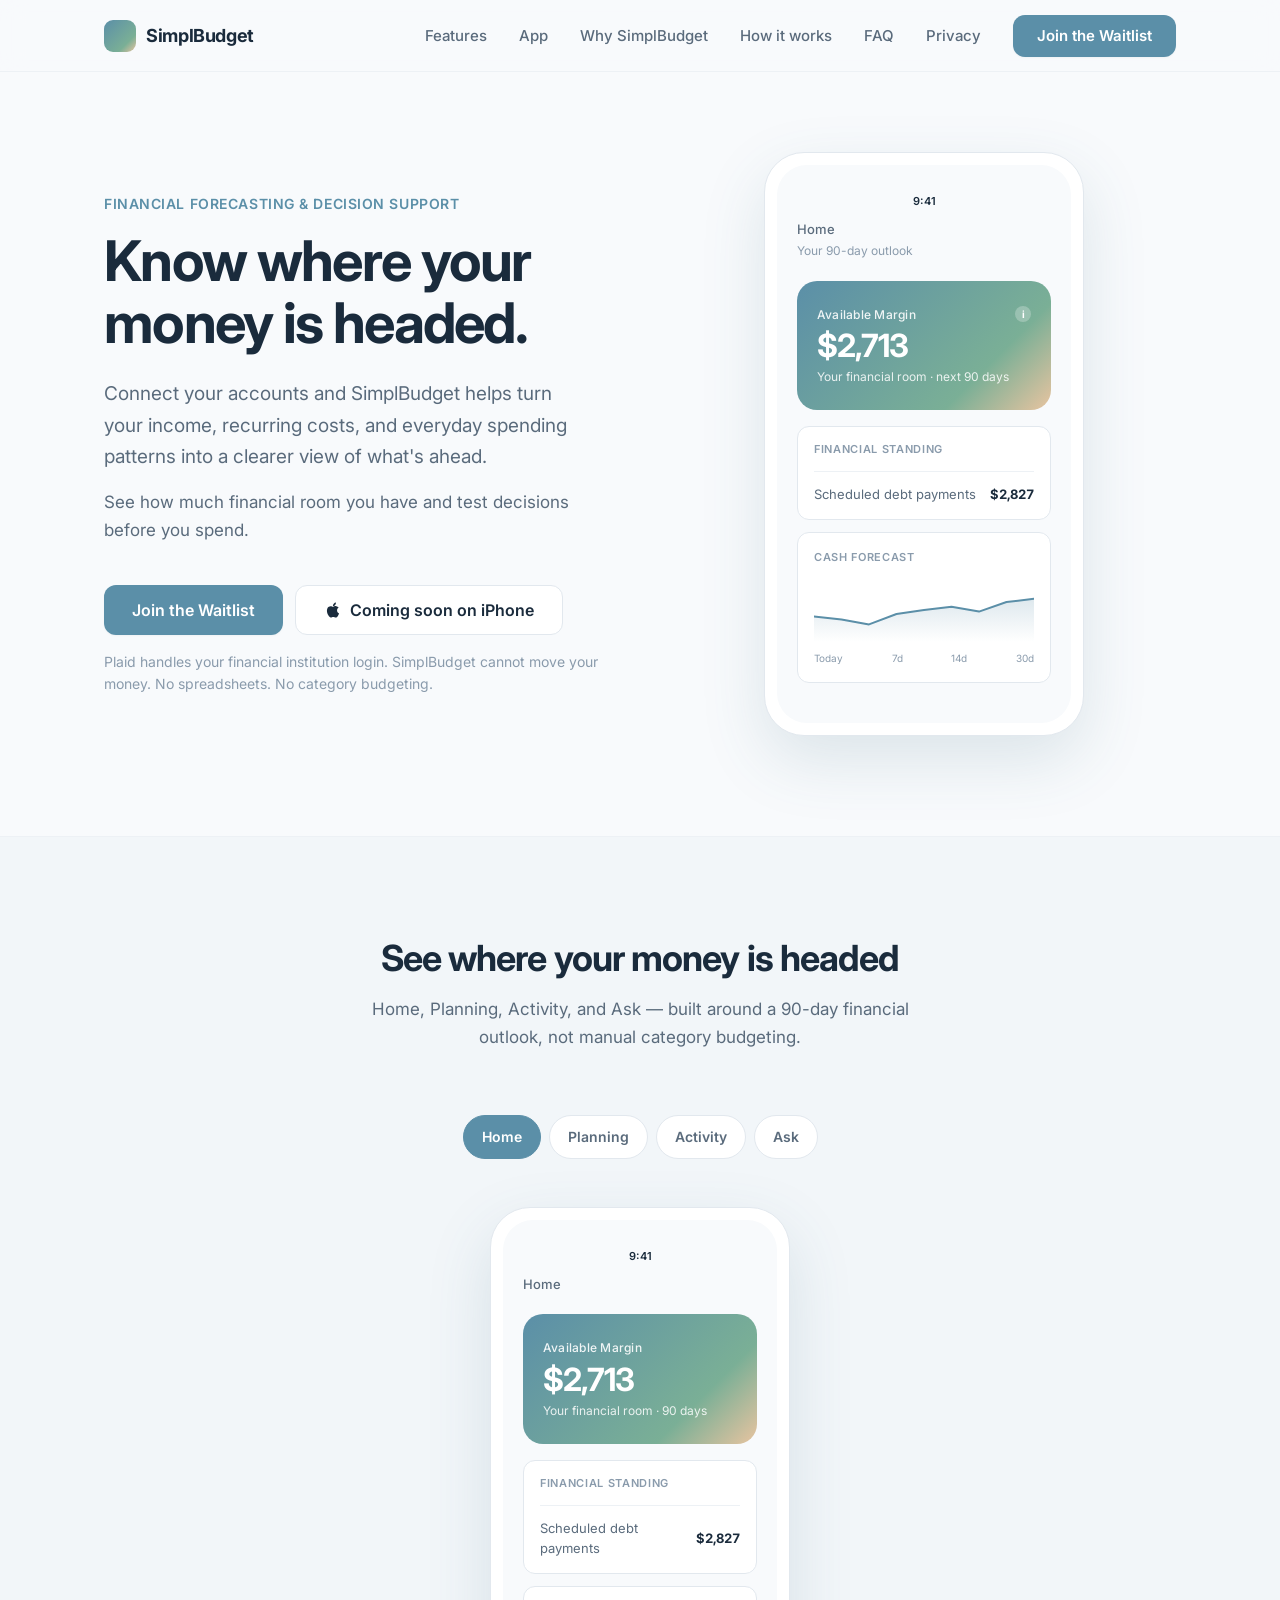
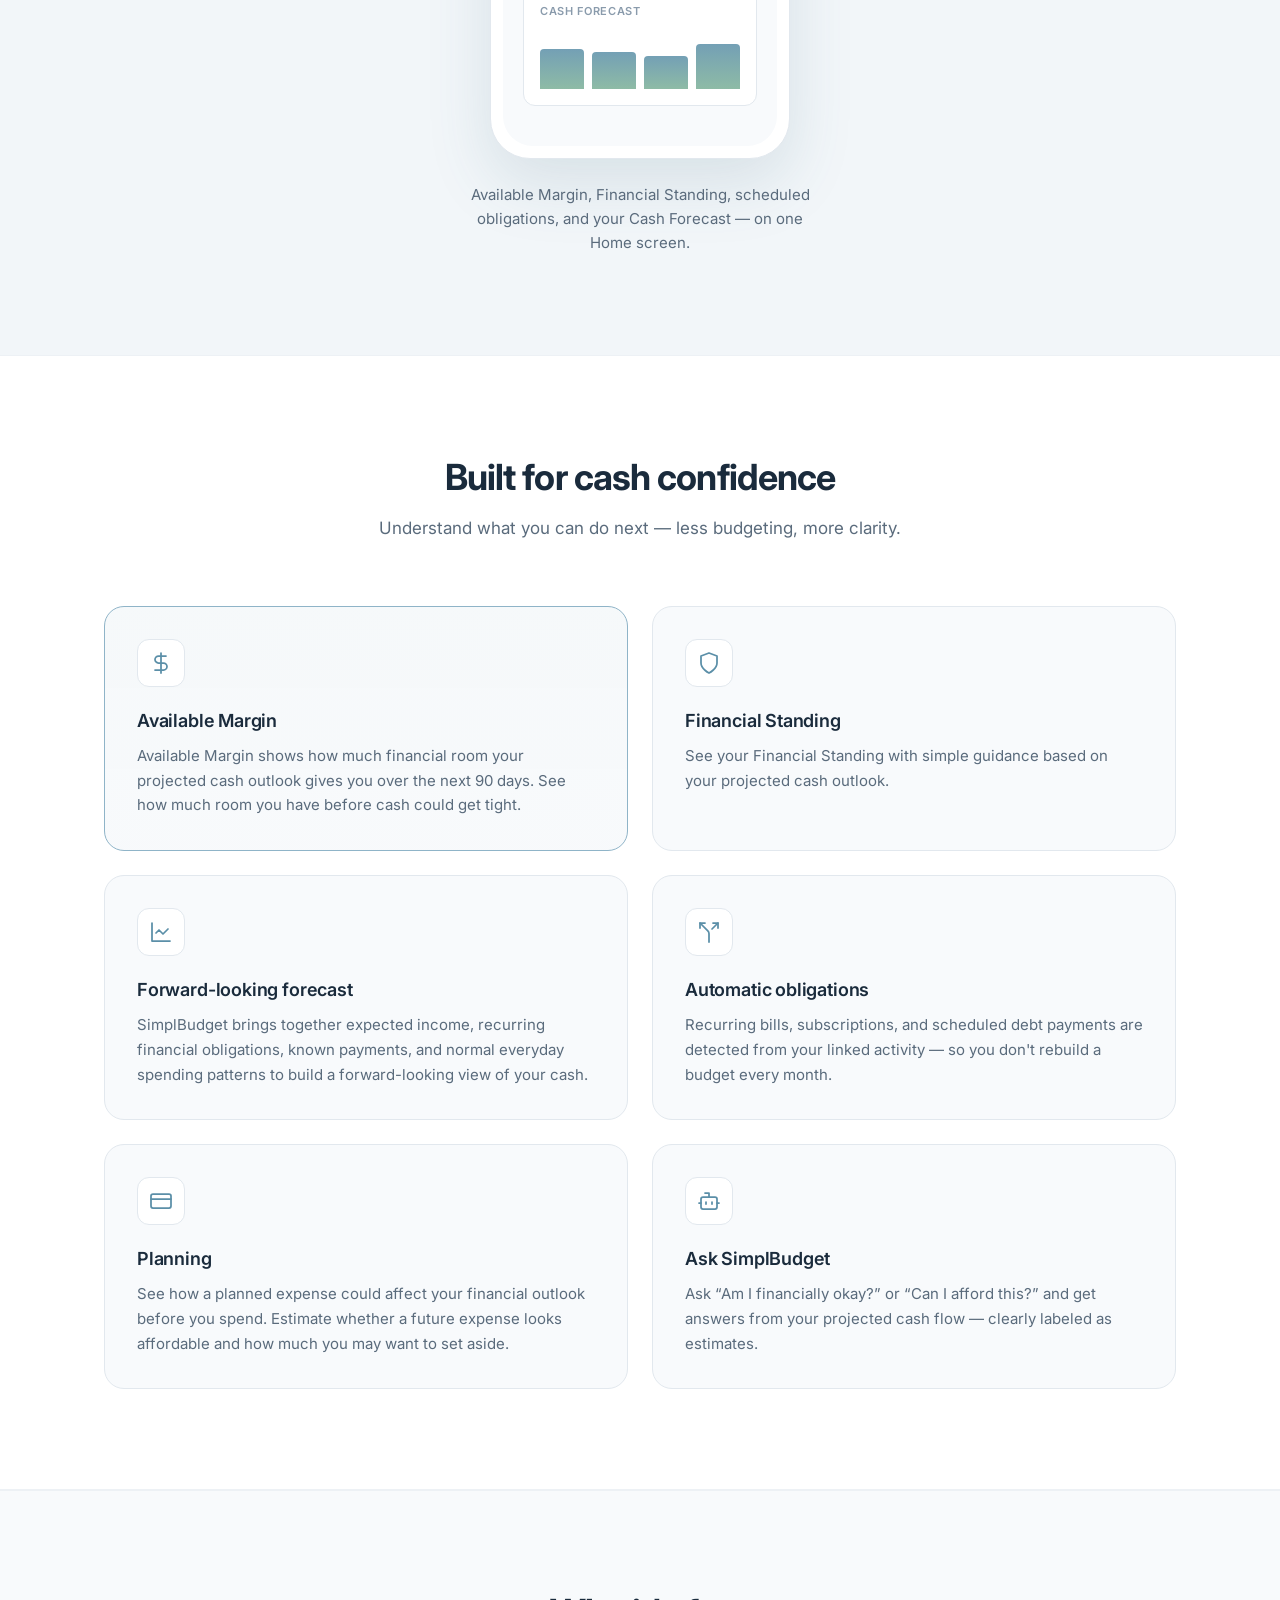
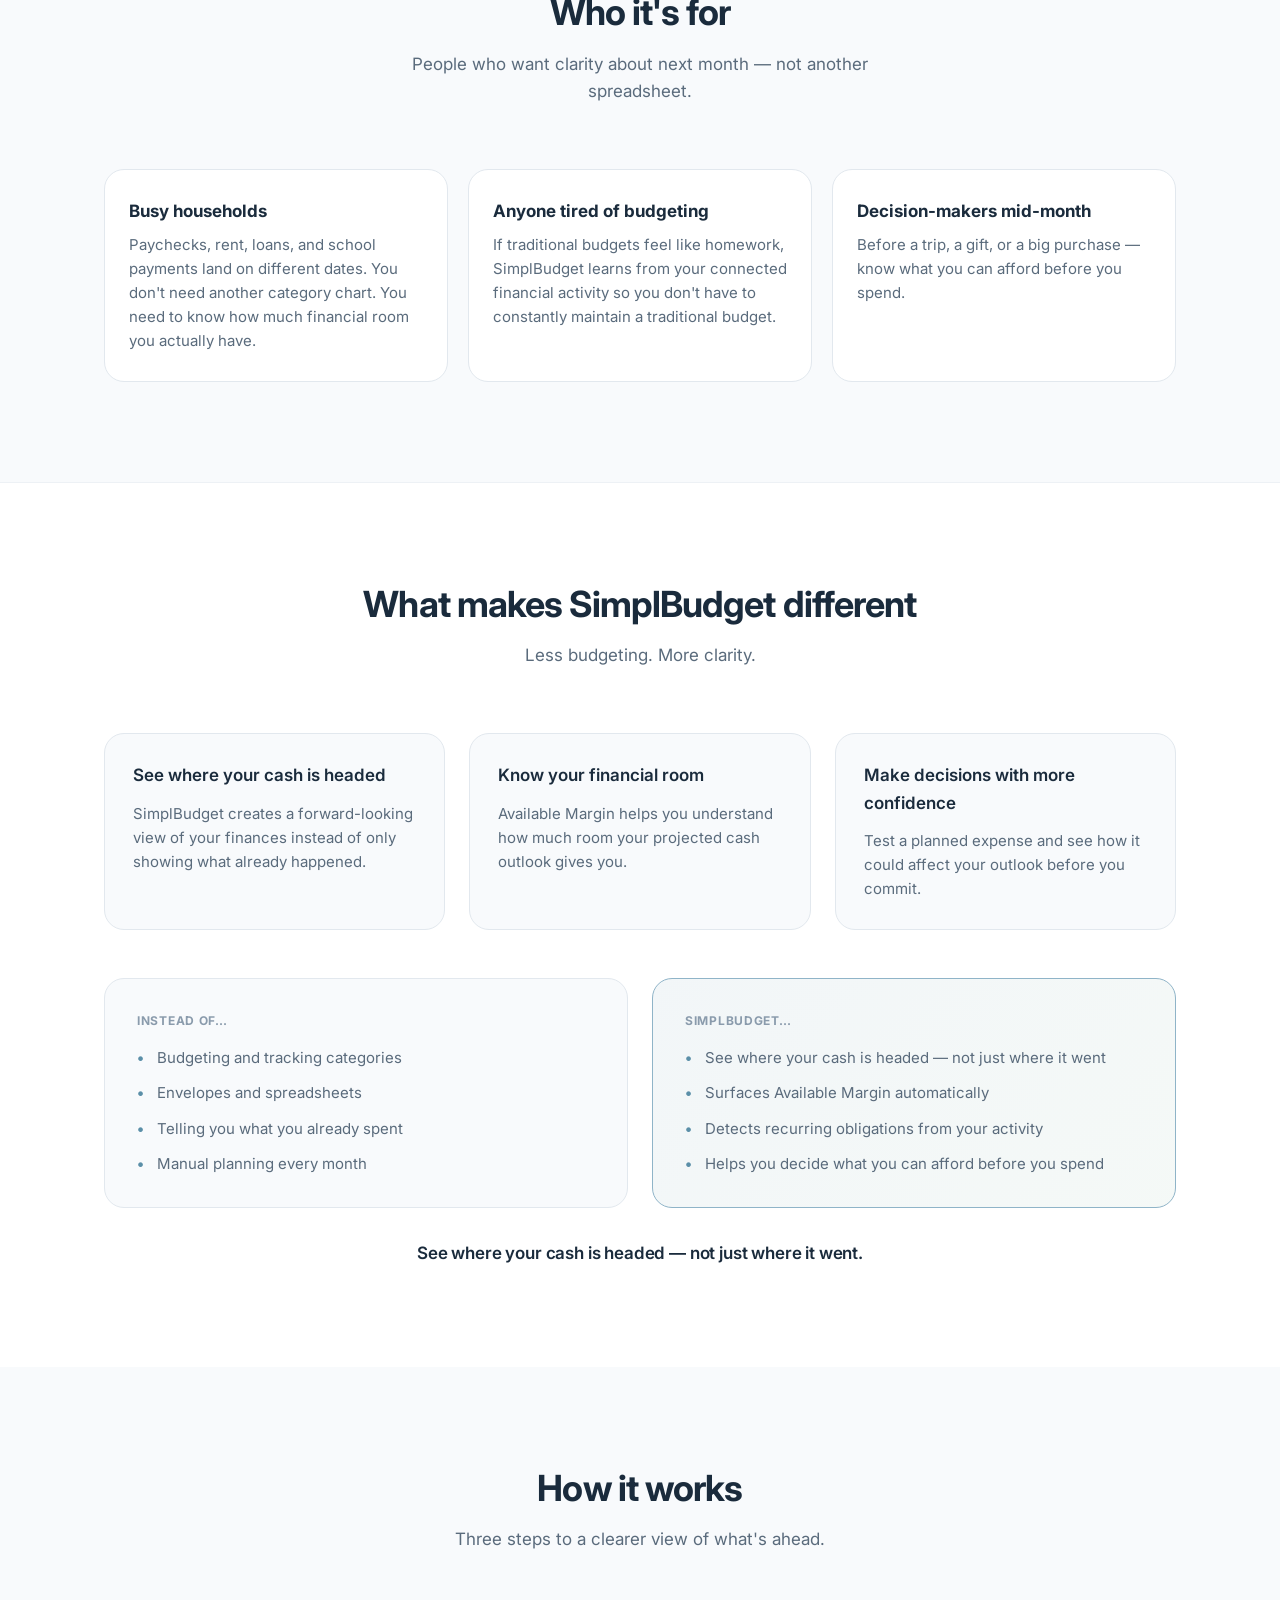
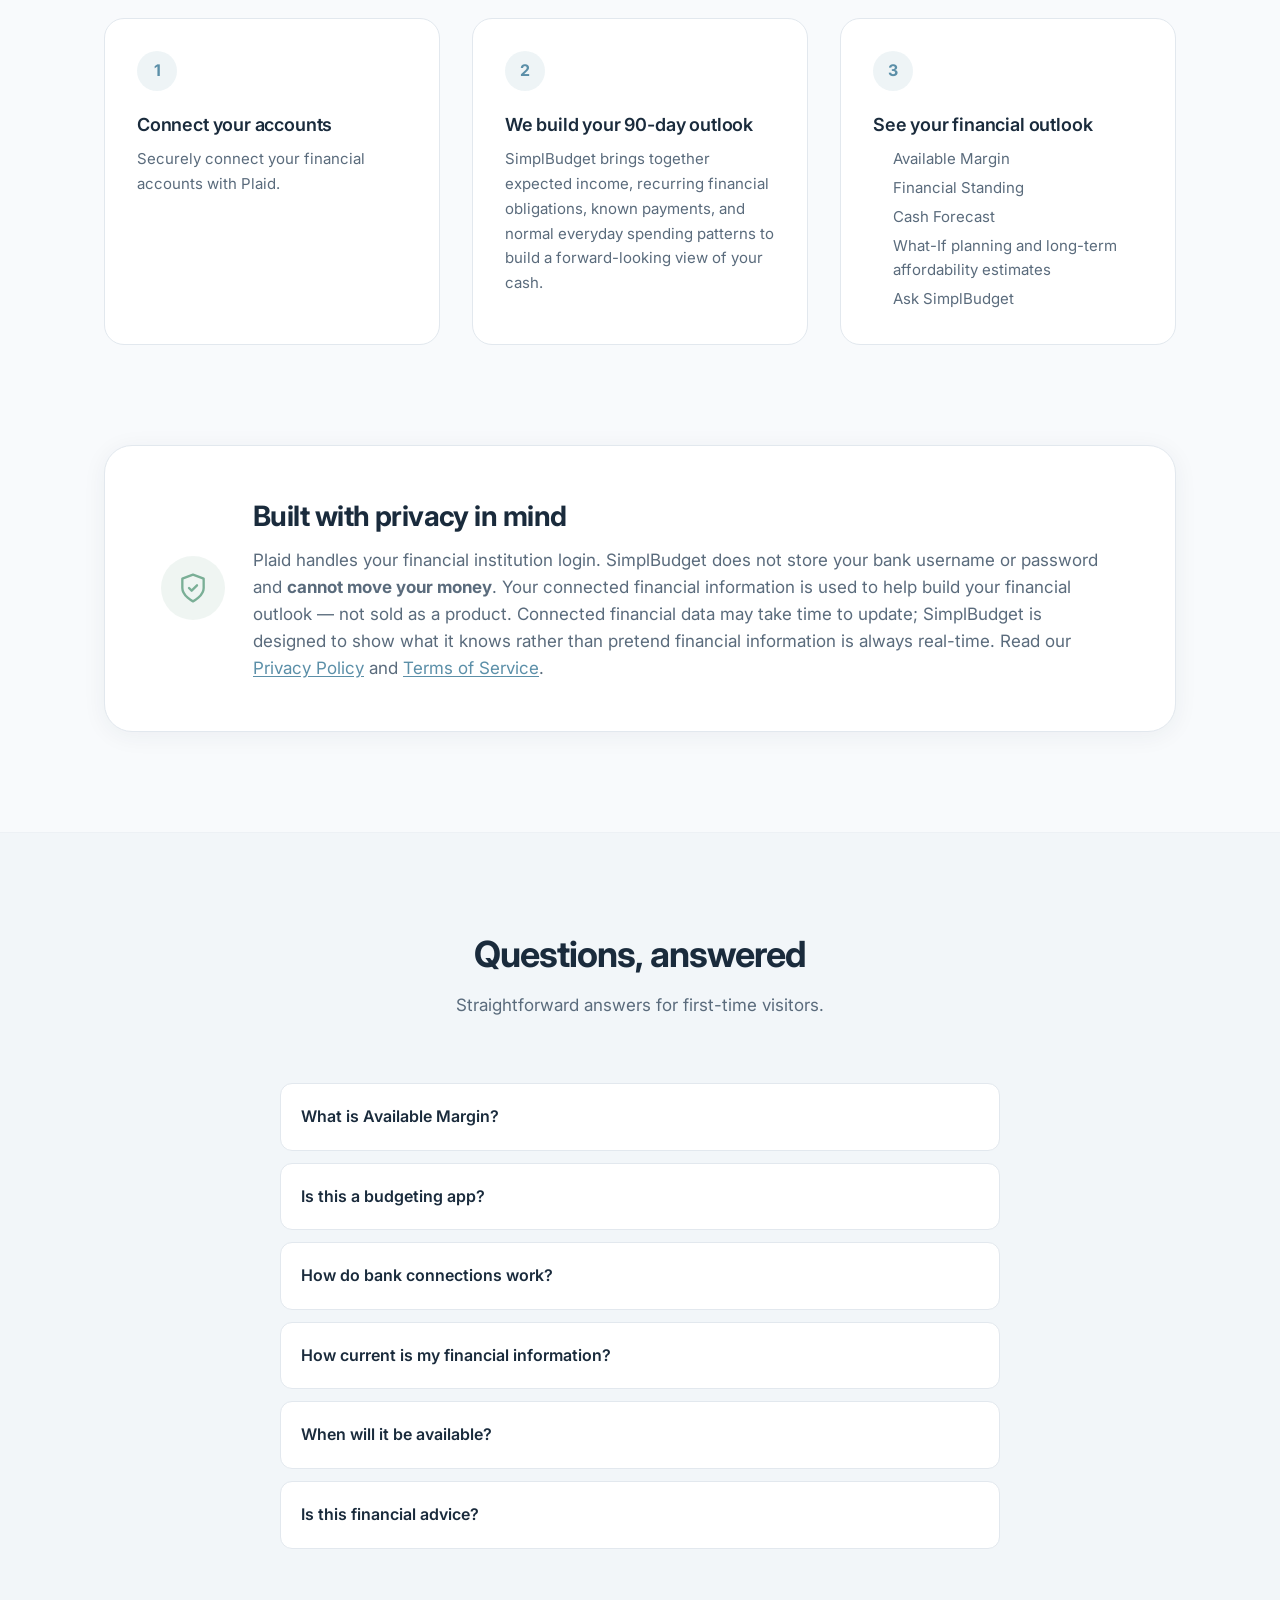
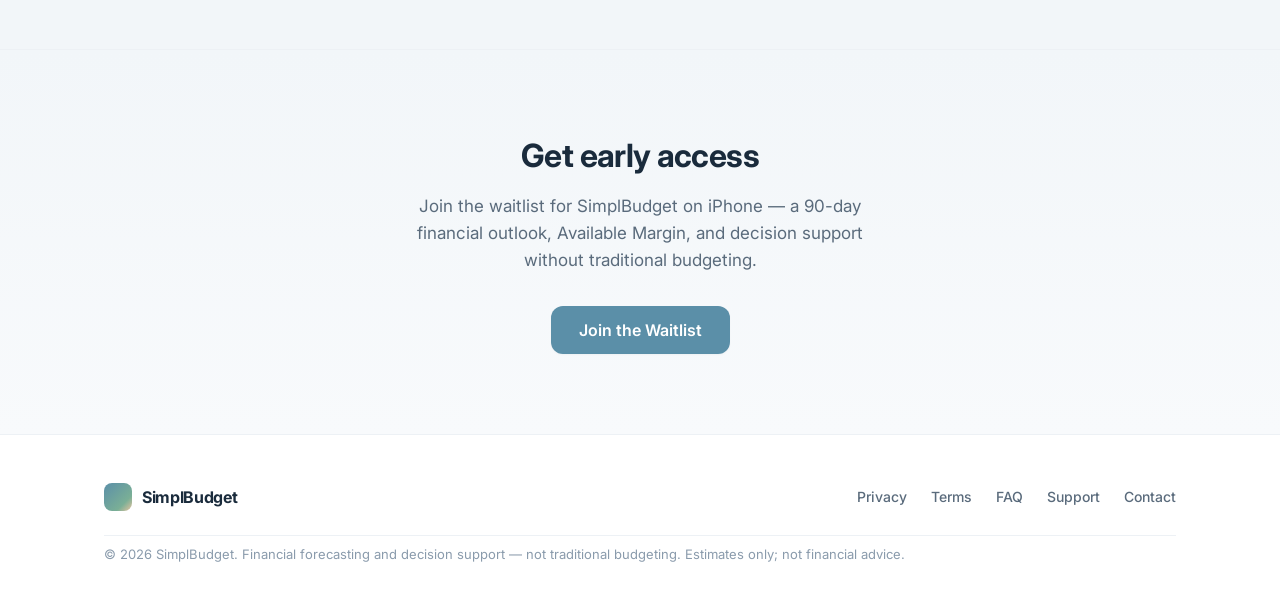
<file: index.html>
<!DOCTYPE html>
<html lang="en">
<head>
  <meta charset="UTF-8">
  <meta name="viewport" content="width=device-width, initial-scale=1.0">
  <meta name="description" content="SimplBudget is a financial forecasting app that helps you know where your money is headed — with a 90-day cash outlook, Available Margin, and decision support before you spend.">
  <meta name="keywords" content="financial forecasting app, cash flow forecast, personal finance, 90-day financial outlook, Available Margin, know what you can afford, financial decision support, connected financial accounts, income and expenses, iPhone finance app">
  <meta name="author" content="SimplBudget">
  <meta name="robots" content="index, follow">
  <link rel="canonical" href="https://www.simplbudget.com/">

  <link rel="icon" type="image/png" sizes="32x32" href="/assets/favicon-32.png">
  <link rel="apple-touch-icon" href="/assets/apple-touch-icon.png">

  <meta property="og:type" content="website">
  <meta property="og:url" content="https://www.simplbudget.com/">
  <meta property="og:title" content="SimplBudget — Know where your money is headed">
  <meta property="og:description" content="Less budgeting. More clarity. Connect your accounts for a 90-day cash outlook, Available Margin, and What-If planning — so you know what you can afford before you spend.">
  <meta property="og:site_name" content="SimplBudget">
  <meta property="og:locale" content="en_US">
  <meta property="og:image" content="https://www.simplbudget.com/assets/logo.png">
  <meta property="og:image:alt" content="SimplBudget">

  <meta name="twitter:card" content="summary">
  <meta name="twitter:title" content="SimplBudget — Know where your money is headed">
  <meta name="twitter:description" content="Financial forecasting and decision support — see where your cash is headed, not just where it went. 90-day outlook and Available Margin without traditional budgeting.">
  <meta name="twitter:image" content="https://www.simplbudget.com/assets/logo.png">

  <title>SimplBudget — Know where your money is headed</title>

  <link rel="preconnect" href="https://fonts.googleapis.com">
  <link rel="preconnect" href="https://fonts.gstatic.com" crossorigin>
  <link href="https://fonts.googleapis.com/css2?family=Inter:wght@400;500;600;700&display=swap" rel="stylesheet">
  <link rel="stylesheet" href="style.css">

  <script type="application/ld+json">
  {
    "@context": "https://schema.org",
    "@type": "SoftwareApplication",
    "name": "SimplBudget",
    "applicationCategory": "FinanceApplication",
    "operatingSystem": "iOS",
    "description": "SimplBudget is a financial forecasting and decision-support app that builds a 90-day cash outlook from connected accounts, expected income, recurring obligations, and everyday spending patterns.",
    "url": "https://www.simplbudget.com",
    "image": "https://www.simplbudget.com/assets/logo.png",
    "offers": {
      "@type": "Offer",
      "price": "0",
      "priceCurrency": "USD",
      "availability": "https://schema.org/PreOrder"
    },
    "featureList": [
      "Available Margin",
      "90-day financial outlook",
      "Financial Standing",
      "What-If planning",
      "Long-term affordability estimates",
      "Ask SimplBudget",
      "Plaid bank connections"
    ]
  }
  </script>
  <script type="application/ld+json">
  {
    "@context": "https://schema.org",
    "@type": "Organization",
    "name": "SimplBudget",
    "url": "https://www.simplbudget.com",
    "logo": "https://www.simplbudget.com/assets/logo.png",
    "email": "info@simplbudget.com",
    "sameAs": []
  }
  </script>
</head>
<body>

  <header class="site-header">
    <div class="container header-inner">
      <a href="/" class="logo" aria-label="SimplBudget home">
        <span class="logo-mark" aria-hidden="true"></span>
        <span class="logo-text">SimplBudget</span>
      </a>
      <nav class="site-nav" id="site-nav" aria-label="Main navigation">
        <a href="#features">Features</a>
        <a href="#app-screens">App</a>
        <a href="#different">Why SimplBudget</a>
        <a href="#how-it-works">How it works</a>
        <a href="#faq">FAQ</a>
        <a href="/privacy.html">Privacy</a>
      </nav>
      <button type="button" class="btn btn-primary btn-header" data-waitlist-open>
        Join the Waitlist
      </button>
      <button type="button" class="nav-toggle" id="nav-toggle" aria-label="Open menu" aria-expanded="false" aria-controls="site-nav">
        <span></span>
        <span></span>
      </button>
    </div>
  </header>

  <main>

    <section class="hero" id="waitlist">
      <div class="container hero-inner">
        <div class="hero-content">
          <p class="eyebrow">Financial forecasting &amp; decision support</p>
          <h1>Know where your money is headed.</h1>
          <p class="hero-subheadline">
            Connect your accounts and SimplBudget helps turn your income, recurring costs,
            and everyday spending patterns into a clearer view of what's ahead.
          </p>
          <p class="hero-subheadline hero-subheadline-secondary">
            See how much financial room you have and test decisions before you spend.
          </p>
          <div class="hero-actions">
            <button type="button" class="btn btn-primary btn-lg" data-waitlist-open>
              Join the Waitlist
            </button>
            <span class="btn btn-secondary btn-lg btn-badge">
              <svg class="apple-icon" width="18" height="18" viewBox="0 0 24 24" fill="currentColor" aria-hidden="true">
                <path d="M18.71 19.5c-.83 1.24-1.71 2.45-3.05 2.47-1.34.03-1.77-.79-3.29-.79-1.53 0-2 .77-3.27.82-1.31.05-2.3-1.32-3.14-2.53C4.25 17 2.94 12.45 4.7 9.39c.87-1.52 2.43-2.48 4.12-2.51 1.28-.02 2.5.87 3.29.87.78 0 2.26-1.07 3.8-.91.65.03 2.47.26 3.64 1.98-.09.06-2.17 1.28-2.15 3.81.03 3.02 2.65 4.03 2.68 4.04-.03.07-.42 1.44-1.38 2.83M13 3.5c.73-.83 1.94-1.46 2.94-1.5.13 1.17-.34 2.35-1.04 3.19-.69.85-1.83 1.51-2.95 1.42-.15-1.15.41-2.35 1.05-3.11z"/>
              </svg>
              Coming soon on iPhone
            </span>
          </div>
          <p class="hero-trust">Plaid handles your financial institution login. SimplBudget cannot move your money. No spreadsheets. No category budgeting.</p>
        </div>

        <div class="hero-visual" aria-hidden="true">
          <div class="phone-frame">
            <div class="phone-screen">
              <div class="app-preview app-preview-home">
                <div class="app-status-bar"><span>9:41</span></div>
                <div class="app-header">
                  <span class="app-greeting">Home</span>
                  <span class="app-date">Your 90-day outlook</span>
                </div>
                <div class="margin-card">
                  <div class="margin-card-top">
                    <span class="margin-label">Available Margin</span>
                    <span class="info-dot" title="How much financial room your outlook gives you">i</span>
                  </div>
                  <span class="margin-amount">$2,713</span>
                  <span class="margin-sub">Your financial room · next 90 days</span>
                </div>
                <div class="standing-card">
                  <span class="standing-label">Financial Standing</span>
                  <div class="standing-debt">
                    <span>Scheduled debt payments</span>
                    <strong>$2,827</strong>
                  </div>
                </div>
                <div class="forecast-card">
                  <span class="forecast-label">Cash Forecast</span>
                  <div class="forecast-chart">
                    <svg viewBox="0 0 280 80" preserveAspectRatio="none" role="img" aria-label="90-day cash outlook chart">
                      <defs>
                        <linearGradient id="chart-fill" x1="0" y1="0" x2="0" y2="1">
                          <stop offset="0%" stop-color="#5B8FA8" stop-opacity="0.2"/>
                          <stop offset="100%" stop-color="#5B8FA8" stop-opacity="0"/>
                        </linearGradient>
                      </defs>
                      <path class="chart-area" d="M0,48 L35,52 L70,58 L105,45 L140,40 L175,36 L210,42 L245,30 L280,26 L280,80 L0,80 Z" fill="url(#chart-fill)"/>
                      <path class="chart-line" d="M0,48 L35,52 L70,58 L105,45 L140,40 L175,36 L210,42 L245,30 L280,26" fill="none" stroke="#5B8FA8" stroke-width="2.5" stroke-linecap="round" stroke-linejoin="round"/>
                    </svg>
                  </div>
                  <div class="forecast-horizons">
                    <span>Today</span><span>7d</span><span>14d</span><span>30d</span>
                  </div>
                </div>
              </div>
            </div>
          </div>
        </div>
      </div>
    </section>

    <section class="app-screens" id="app-screens">
      <div class="container">
        <div class="section-header">
          <h2>See where your money is headed</h2>
          <p>Home, Planning, Activity, and Ask — built around a 90-day financial outlook, not manual category budgeting.</p>
        </div>
        <div class="screen-tabs" role="tablist" aria-label="App screens">
          <button type="button" class="screen-tab is-active" role="tab" aria-selected="true" data-screen="home">Home</button>
          <button type="button" class="screen-tab" role="tab" aria-selected="false" data-screen="planning">Planning</button>
          <button type="button" class="screen-tab" role="tab" aria-selected="false" data-screen="activity">Activity</button>
          <button type="button" class="screen-tab" role="tab" aria-selected="false" data-screen="ask">Ask</button>
        </div>
        <div class="screen-showcase">
          <div class="screen-panel is-active" id="screen-home" role="tabpanel">
            <div class="phone-frame phone-frame-lg">
              <div class="phone-screen">
                <div class="app-preview app-preview-home">
                  <div class="app-status-bar"><span>9:41</span></div>
                  <div class="app-header"><span class="app-greeting">Home</span></div>
                  <div class="margin-card">
                    <span class="margin-label">Available Margin</span>
                    <span class="margin-amount">$2,713</span>
                    <span class="margin-sub">Your financial room · 90 days</span>
                  </div>
                  <div class="standing-card">
                    <span class="standing-label">Financial Standing</span>
                    <div class="standing-debt">
                      <span>Scheduled debt payments</span>
                      <strong>$2,827</strong>
                    </div>
                  </div>
                  <div class="forecast-card">
                    <span class="forecast-label">Cash Forecast</span>
                    <div class="forecast-mini-bars">
                      <div class="bar" style="--h:72%"></div>
                      <div class="bar" style="--h:65%"></div>
                      <div class="bar" style="--h:58%"></div>
                      <div class="bar" style="--h:80%"></div>
                    </div>
                  </div>
                </div>
              </div>
            </div>
            <p class="screen-caption">Available Margin, Financial Standing, scheduled obligations, and your Cash Forecast — on one Home screen.</p>
          </div>
          <div class="screen-panel" id="screen-planning" role="tabpanel" hidden>
            <div class="phone-frame phone-frame-lg">
              <div class="phone-screen">
                <div class="app-preview">
                  <div class="app-status-bar"><span>9:41</span></div>
                  <div class="app-header"><span class="app-greeting">Planning</span></div>
                  <div class="scenario-card">
                    <p class="scenario-q">What happens if I spend $250 next Friday?</p>
                    <div class="scenario-row"><span>Available Margin today</span><strong>$2,713</strong></div>
                    <div class="scenario-row"><span>After this purchase</span><strong>$2,463</strong></div>
                    <div class="scenario-verdict verdict-safe">This purchase fits within your projected outlook.</div>
                  </div>
                  <div class="planning-actions">
                    <span class="pill">Short-term What-If</span>
                    <span class="pill">Long-term planning</span>
                  </div>
                </div>
              </div>
            </div>
            <p class="screen-caption">Preview purchases and long-term goals against your projected outlook — before you commit.</p>
          </div>
          <div class="screen-panel" id="screen-activity" role="tabpanel" hidden>
            <div class="phone-frame phone-frame-lg">
              <div class="phone-screen">
                <div class="app-preview">
                  <div class="app-status-bar"><span>9:41</span></div>
                  <div class="app-header"><span class="app-greeting">Activity</span></div>
                  <div class="activity-list">
                    <div class="activity-item income"><span>Direct deposit</span><strong>+$2,400</strong></div>
                    <div class="activity-item expense"><span>Rent</span><strong>−$1,450</strong></div>
                    <div class="activity-item expense"><span>Auto loan</span><strong>−$600</strong></div>
                    <div class="activity-item recurring"><span>Streaming</span><strong>−$16</strong></div>
                    <div class="activity-item transfer"><span>Savings transfer</span><strong>−$200</strong></div>
                  </div>
                  <p class="activity-note">Clear classifications that feed your forecast — without internal scores or jargon.</p>
                </div>
              </div>
            </div>
            <p class="screen-caption">Review the income, bills, and transfers behind your 90-day outlook.</p>
          </div>
          <div class="screen-panel" id="screen-ask" role="tabpanel" hidden>
            <div class="phone-frame phone-frame-lg">
              <div class="phone-screen">
                <div class="app-preview">
                  <div class="app-status-bar"><span>9:41</span></div>
                  <div class="app-header"><span class="app-greeting">Ask SimplBudget</span></div>
                  <div class="ask-suggestions">
                    <span class="ask-chip">Am I financially okay?</span>
                    <span class="ask-chip">Can I afford this purchase?</span>
                    <span class="ask-chip">What is affecting my Available Margin?</span>
                  </div>
                  <div class="ask-response">
                    <p>Your Available Margin is <strong>$2,713</strong> — an estimate of how much financial room your projected cash outlook gives you over the next 90 days.</p>
                  </div>
                </div>
              </div>
            </div>
            <p class="screen-caption">Ask plain-language questions and get answers grounded in your projected cash flow.</p>
          </div>
        </div>
      </div>
    </section>

    <section class="features" id="features">
      <div class="container">
        <div class="section-header">
          <h2>Built for cash confidence</h2>
          <p>Understand what you can do next — less budgeting, more clarity.</p>
        </div>
        <div class="features-grid">
          <article class="feature-card feature-card-highlight">
            <div class="feature-icon">
              <svg width="24" height="24" viewBox="0 0 24 24" fill="none" stroke="currentColor" stroke-width="1.75" stroke-linecap="round" stroke-linejoin="round" aria-hidden="true">
                <path d="M12 2v20M17 5H9.5a3.5 3.5 0 0 0 0 7h5a3.5 3.5 0 0 1 0 7H6"/>
              </svg>
            </div>
            <h3>Available Margin</h3>
            <p>Available Margin shows how much financial room your projected cash outlook gives you over the next 90 days. See how much room you have before cash could get tight.</p>
          </article>
          <article class="feature-card">
            <div class="feature-icon">
              <svg width="24" height="24" viewBox="0 0 24 24" fill="none" stroke="currentColor" stroke-width="1.75" stroke-linecap="round" stroke-linejoin="round" aria-hidden="true">
                <path d="M12 22s8-4 8-10V5l-8-3-8 3v7c0 6 8 10 8 10z"/>
              </svg>
            </div>
            <h3>Financial Standing</h3>
            <p>See your Financial Standing with simple guidance based on your projected cash outlook.</p>
          </article>
          <article class="feature-card">
            <div class="feature-icon">
              <svg width="24" height="24" viewBox="0 0 24 24" fill="none" stroke="currentColor" stroke-width="1.75" stroke-linecap="round" stroke-linejoin="round" aria-hidden="true">
                <path d="M3 3v18h18"/><path d="m19 9-5 5-4-4-3 3"/>
              </svg>
            </div>
            <h3>Forward-looking forecast</h3>
            <p>SimplBudget brings together expected income, recurring financial obligations, known payments, and normal everyday spending patterns to build a forward-looking view of your cash.</p>
          </article>
          <article class="feature-card">
            <div class="feature-icon">
              <svg width="24" height="24" viewBox="0 0 24 24" fill="none" stroke="currentColor" stroke-width="1.75" stroke-linecap="round" stroke-linejoin="round" aria-hidden="true">
                <path d="M16 3h5v5"/><path d="M8 3H3v5"/><path d="M12 22v-8.3a4 4 0 0 0-1.172-2.872L3 3"/><path d="m15 9 6-6"/>
              </svg>
            </div>
            <h3>Automatic obligations</h3>
            <p>Recurring bills, subscriptions, and scheduled debt payments are detected from your linked activity — so you don't rebuild a budget every month.</p>
          </article>
          <article class="feature-card">
            <div class="feature-icon">
              <svg width="24" height="24" viewBox="0 0 24 24" fill="none" stroke="currentColor" stroke-width="1.75" stroke-linecap="round" stroke-linejoin="round" aria-hidden="true">
                <rect x="2" y="5" width="20" height="14" rx="2"/><path d="M2 10h20"/>
              </svg>
            </div>
            <h3>Planning</h3>
            <p>See how a planned expense could affect your financial outlook before you spend. Estimate whether a future expense looks affordable and how much you may want to set aside.</p>
          </article>
          <article class="feature-card">
            <div class="feature-icon">
              <svg width="24" height="24" viewBox="0 0 24 24" fill="none" stroke="currentColor" stroke-width="1.75" stroke-linecap="round" stroke-linejoin="round" aria-hidden="true">
                <path d="M12 8V4H8"/><rect width="16" height="12" x="4" y="8" rx="2"/><path d="M2 14h2"/><path d="M20 14h2"/><path d="M15 13v2"/><path d="M9 13v2"/>
              </svg>
            </div>
            <h3>Ask SimplBudget</h3>
            <p>Ask “Am I financially okay?” or “Can I afford this?” and get answers from your projected cash flow — clearly labeled as estimates.</p>
          </article>
        </div>
      </div>
    </section>

    <section class="audience" id="who">
      <div class="container">
        <div class="section-header">
          <h2>Who it's for</h2>
          <p>People who want clarity about next month — not another spreadsheet.</p>
        </div>
        <div class="audience-grid">
          <article class="audience-card">
            <h3>Busy households</h3>
            <p>Paychecks, rent, loans, and school payments land on different dates. You don't need another category chart. You need to know how much financial room you actually have.</p>
          </article>
          <article class="audience-card">
            <h3>Anyone tired of budgeting</h3>
            <p>If traditional budgets feel like homework, SimplBudget learns from your connected financial activity so you don't have to constantly maintain a traditional budget.</p>
          </article>
          <article class="audience-card">
            <h3>Decision-makers mid-month</h3>
            <p>Before a trip, a gift, or a big purchase — know what you can afford before you spend.</p>
          </article>
        </div>
      </div>
    </section>

    <section class="different" id="different">
      <div class="container">
        <div class="section-header">
          <h2>What makes SimplBudget different</h2>
          <p>Less budgeting. More clarity.</p>
        </div>
        <div class="benefits-grid">
          <article class="benefit-card">
            <h3>See where your cash is headed</h3>
            <p>SimplBudget creates a forward-looking view of your finances instead of only showing what already happened.</p>
          </article>
          <article class="benefit-card">
            <h3>Know your financial room</h3>
            <p>Available Margin helps you understand how much room your projected cash outlook gives you.</p>
          </article>
          <article class="benefit-card">
            <h3>Make decisions with more confidence</h3>
            <p>Test a planned expense and see how it could affect your outlook before you commit.</p>
          </article>
        </div>
        <div class="compare-grid">
          <div class="compare-card compare-old">
            <span class="compare-label">Instead of…</span>
            <ul>
              <li>Budgeting and tracking categories</li>
              <li>Envelopes and spreadsheets</li>
              <li>Telling you what you already spent</li>
              <li>Manual planning every month</li>
            </ul>
          </div>
          <div class="compare-card compare-new">
            <span class="compare-label">SimplBudget…</span>
            <ul>
              <li>See where your cash is headed — not just where it went</li>
              <li>Surfaces Available Margin automatically</li>
              <li>Detects recurring obligations from your activity</li>
              <li>Helps you decide what you can afford before you spend</li>
            </ul>
          </div>
        </div>
        <p class="compare-tagline">See where your cash is headed — not just where it went.</p>
      </div>
    </section>

    <section class="how-it-works" id="how-it-works">
      <div class="container">
        <div class="section-header">
          <h2>How it works</h2>
          <p>Three steps to a clearer view of what's ahead.</p>
        </div>
        <ol class="steps">
          <li class="step">
            <span class="step-number">1</span>
            <div class="step-content">
              <h3>Connect your accounts</h3>
              <p>Securely connect your financial accounts with Plaid.</p>
            </div>
          </li>
          <li class="step">
            <span class="step-number">2</span>
            <div class="step-content">
              <h3>We build your 90-day outlook</h3>
              <p>SimplBudget brings together expected income, recurring financial obligations, known payments, and normal everyday spending patterns to build a forward-looking view of your cash.</p>
            </div>
          </li>
          <li class="step">
            <span class="step-number">3</span>
            <div class="step-content">
              <h3>See your financial outlook</h3>
              <ul class="step-list">
                <li>Available Margin</li>
                <li>Financial Standing</li>
                <li>Cash Forecast</li>
                <li>What-If planning and long-term affordability estimates</li>
                <li>Ask SimplBudget</li>
              </ul>
            </div>
          </li>
        </ol>
      </div>
    </section>

    <section class="privacy" id="privacy">
      <div class="container">
        <div class="privacy-card">
          <div class="privacy-icon" aria-hidden="true">
            <svg width="32" height="32" viewBox="0 0 24 24" fill="none" stroke="currentColor" stroke-width="1.75" stroke-linecap="round" stroke-linejoin="round">
              <path d="M12 22s8-4 8-10V5l-8-3-8 3v7c0 6 8 10 8 10z"/>
              <path d="m9 12 2 2 4-4"/>
            </svg>
          </div>
          <div class="privacy-content">
            <h2>Built with privacy in mind</h2>
            <p>
              Plaid handles your financial institution login. SimplBudget does not store your bank username or password
              and <strong>cannot move your money</strong>. Your connected financial information is used to help build
              your financial outlook — not sold as a product. Connected financial data may take time to update;
              SimplBudget is designed to show what it knows rather than pretend financial information is always real-time.
              Read our <a href="/privacy.html">Privacy Policy</a> and <a href="/terms.html">Terms of Service</a>.
            </p>
          </div>
        </div>
      </div>
    </section>

    <section class="faq" id="faq">
      <div class="container">
        <div class="section-header">
          <h2>Questions, answered</h2>
          <p>Straightforward answers for first-time visitors.</p>
        </div>
        <div class="faq-list">
          <details class="faq-item">
            <summary>What is Available Margin?</summary>
            <p>Available Margin is an estimate of your financial room based on your projected cash outlook over the next 90 days. SimplBudget considers information from your connected accounts and the financial patterns it has identified to help show how much room you may have before cash gets tight. It is an estimate, not a guarantee.</p>
          </details>
          <details class="faq-item">
            <summary>Is this a budgeting app?</summary>
            <p>No. SimplBudget is a financial forecasting and decision-support app. It helps you see where your money is headed and understand what you can afford — without assigning every purchase to a category.</p>
          </details>
          <details class="faq-item">
            <summary>How do bank connections work?</summary>
            <p>Connections use Plaid. You authenticate with your institution through Plaid’s secure flow. SimplBudget does not see or store your bank username or password.</p>
          </details>
          <details class="faq-item">
            <summary>How current is my financial information?</summary>
            <p>Financial information from connected institutions may take time to update, so SimplBudget's forecasts are estimates based on the information currently available.</p>
          </details>
          <details class="faq-item">
            <summary>When will it be available?</summary>
            <p>SimplBudget is coming soon on iPhone. Join the waitlist and we’ll email you when access opens.</p>
          </details>
          <details class="faq-item">
            <summary>Is this financial advice?</summary>
            <p>No. SimplBudget provides informational estimates only. Always review your own finances before making spending decisions.</p>
          </details>
        </div>
      </div>
    </section>

    <section class="cta-banner">
      <div class="container cta-inner">
        <h2>Get early access</h2>
        <p>Join the waitlist for SimplBudget on iPhone — a 90-day financial outlook, Available Margin, and decision support without traditional budgeting.</p>
        <button type="button" class="btn btn-primary btn-lg" data-waitlist-open>
          Join the Waitlist
        </button>
      </div>
    </section>

  </main>

  <footer class="site-footer">
    <div class="container footer-inner">
      <a href="/" class="logo logo-footer" aria-label="SimplBudget home">
        <span class="logo-mark" aria-hidden="true"></span>
        <span class="logo-text">SimplBudget</span>
      </a>
      <nav class="footer-nav" aria-label="Footer navigation">
        <a href="/privacy.html">Privacy</a>
        <a href="/terms.html">Terms</a>
        <a href="#faq">FAQ</a>
        <a href="mailto:support@simplbudget.com">Support</a>
        <a href="mailto:info@simplbudget.com">Contact</a>
      </nav>
      <p class="copyright">&copy; 2026 SimplBudget. Financial forecasting and decision support — not traditional budgeting. Estimates only; not financial advice.</p>
    </div>
  </footer>

  <div class="modal-overlay" id="waitlist-modal" role="dialog" aria-modal="true" aria-labelledby="modal-title" hidden>
    <div class="modal">
      <button type="button" class="modal-close" id="modal-close" aria-label="Close dialog">
        <svg width="20" height="20" viewBox="0 0 24 24" fill="none" stroke="currentColor" stroke-width="2" stroke-linecap="round" aria-hidden="true">
          <path d="M18 6 6 18M6 6l12 12"/>
        </svg>
      </button>
      <h2 id="modal-title">Join the Waitlist</h2>
      <p class="modal-subtitle">Be first to know when SimplBudget opens on iPhone.</p>
      <form id="waitlist-form" class="waitlist-form" novalidate>
        <div class="form-row">
          <div class="form-field">
            <label for="first_name">First name</label>
            <input
              type="text"
              id="first_name"
              name="first_name"
              autocomplete="given-name"
              maxlength="80"
              required
            >
          </div>
          <div class="form-field">
            <label for="last_name">Last name</label>
            <input
              type="text"
              id="last_name"
              name="last_name"
              autocomplete="family-name"
              maxlength="80"
              required
            >
          </div>
        </div>
        <div class="form-field">
          <label for="email">Email address</label>
          <input
            type="email"
            id="email"
            name="email"
            autocomplete="email"
            placeholder="you@example.com"
            required
          >
        </div>
        <label class="consent-row" for="consent">
          <input type="checkbox" id="consent" name="consent" required>
          <span>I agree to the <a href="/privacy.html" target="_blank" rel="noopener">Privacy Policy</a> and consent to be contacted about SimplBudget access.</span>
        </label>
        <button type="submit" class="btn btn-primary btn-full" id="waitlist-submit">Join the Waitlist</button>
      </form>
      <p class="form-message" id="form-message" role="status" aria-live="polite"></p>
    </div>
  </div>

  <script src="config.js" defer></script>
  <script src="script.js" defer></script>
</body>
</html>
</file>
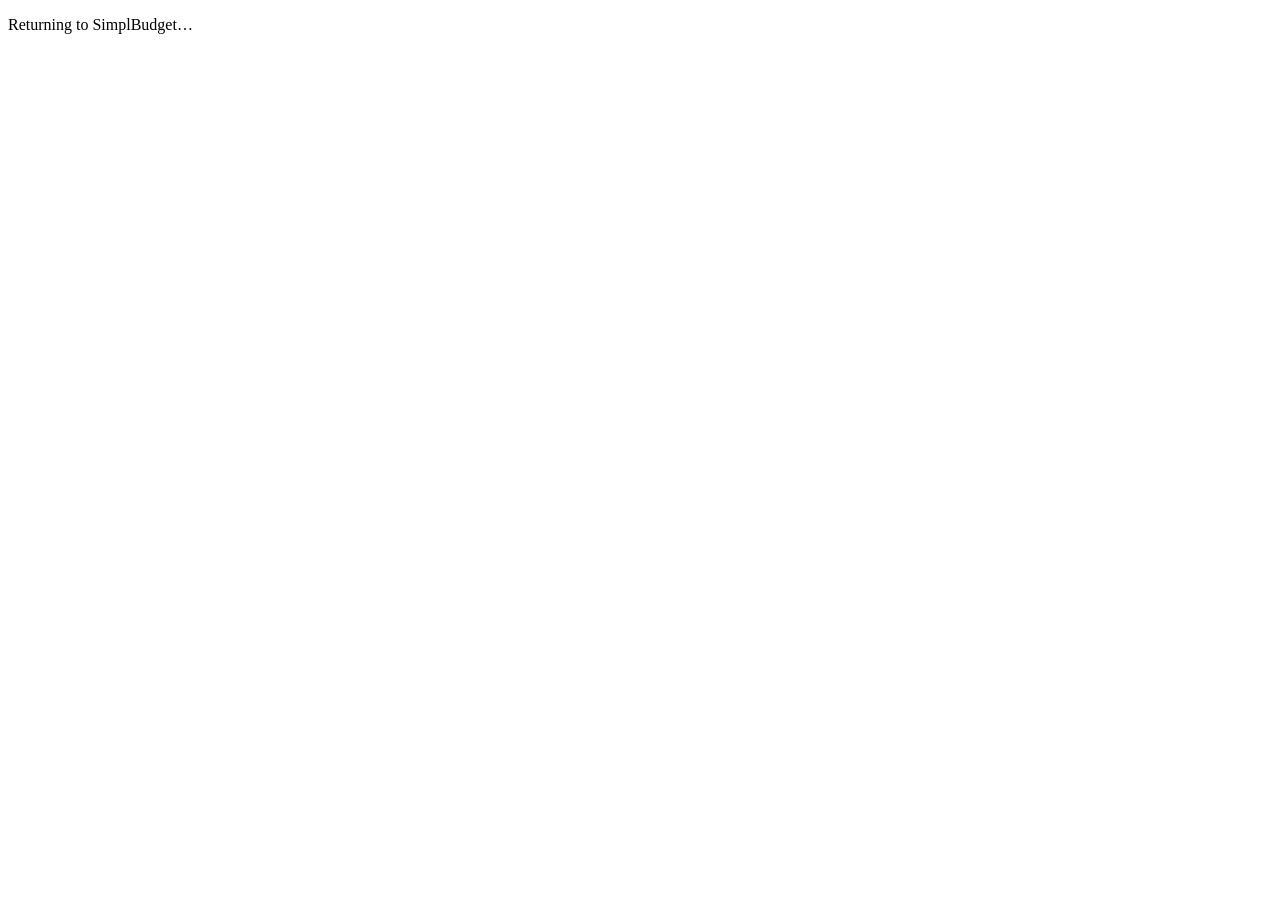
<file: plaid/index.html>
<!DOCTYPE html>
<html lang="en">
<head>
  <meta charset="UTF-8">
  <meta name="viewport" content="width=device-width, initial-scale=1.0">
  <meta name="robots" content="noindex">
  <title>Returning to SimplBudget…</title>
</head>
<body>
  <p>Returning to SimplBudget…</p>
</body>
</html>
</file>
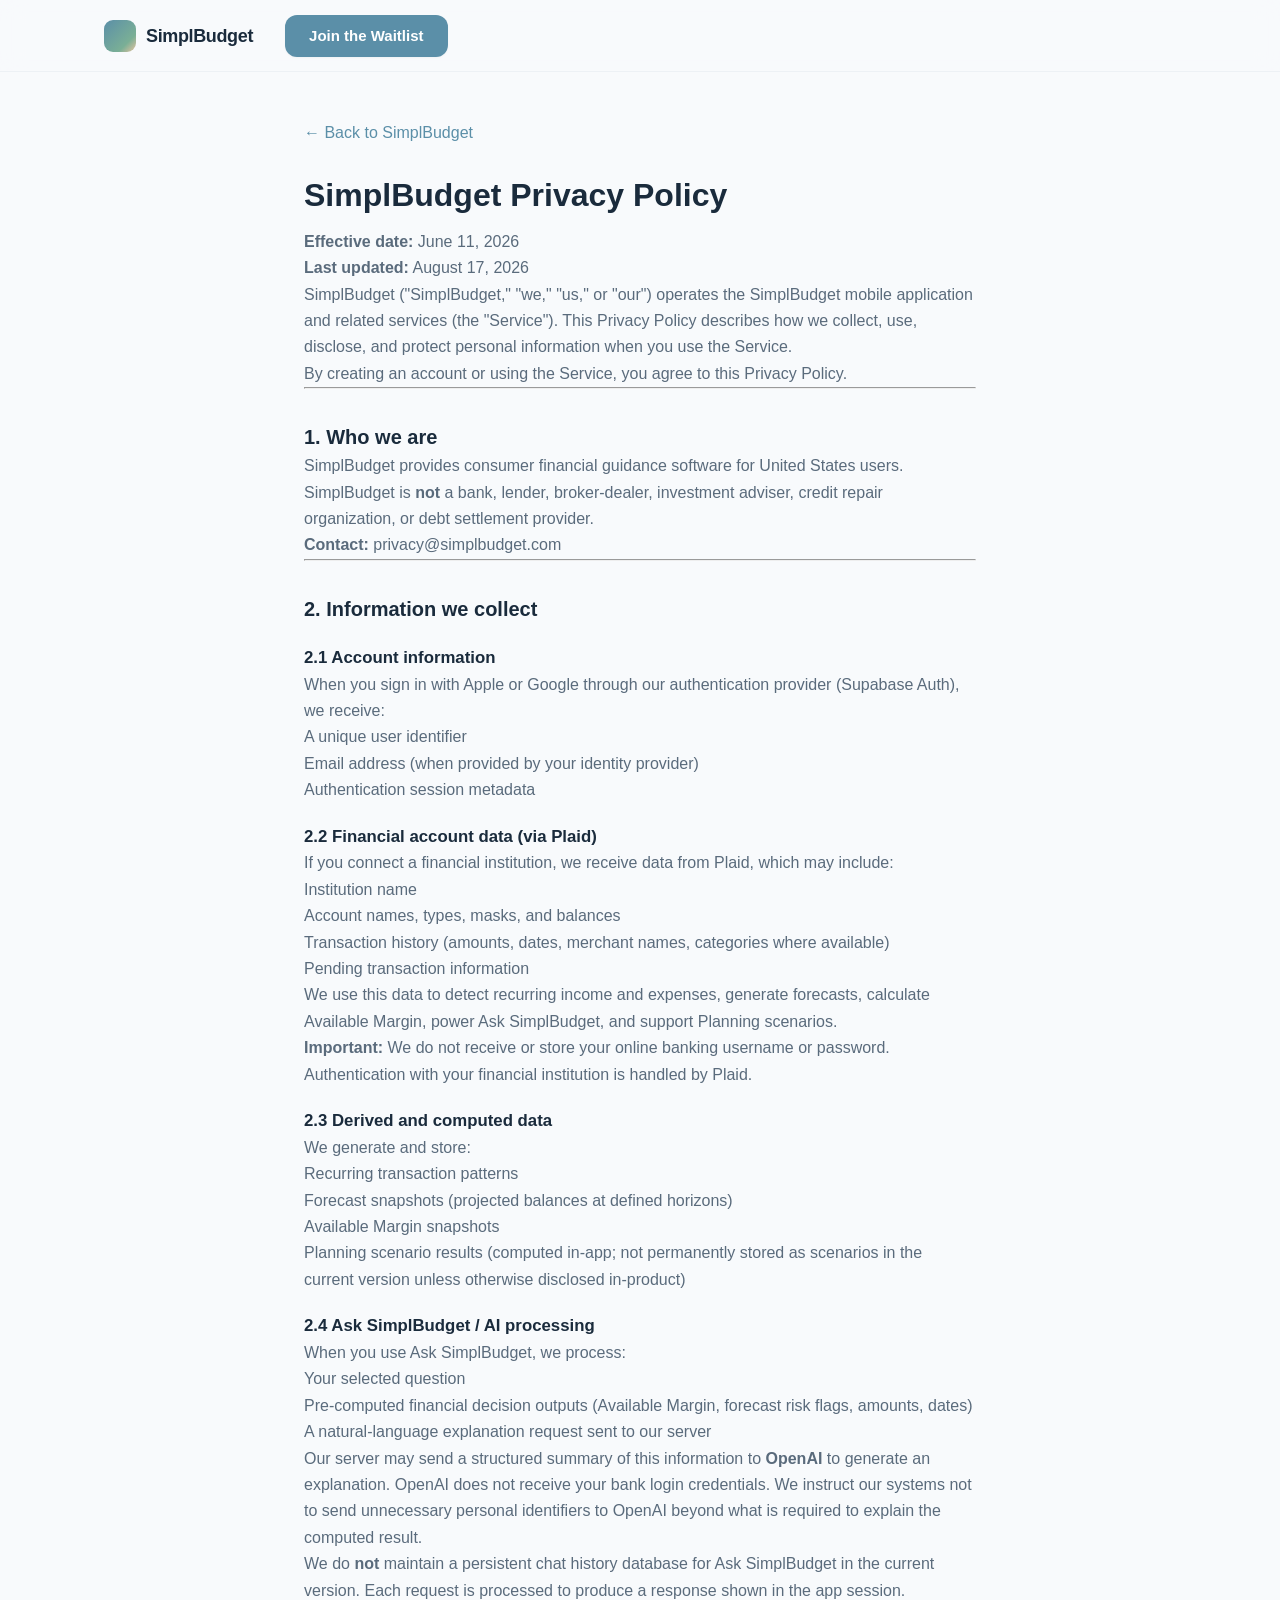
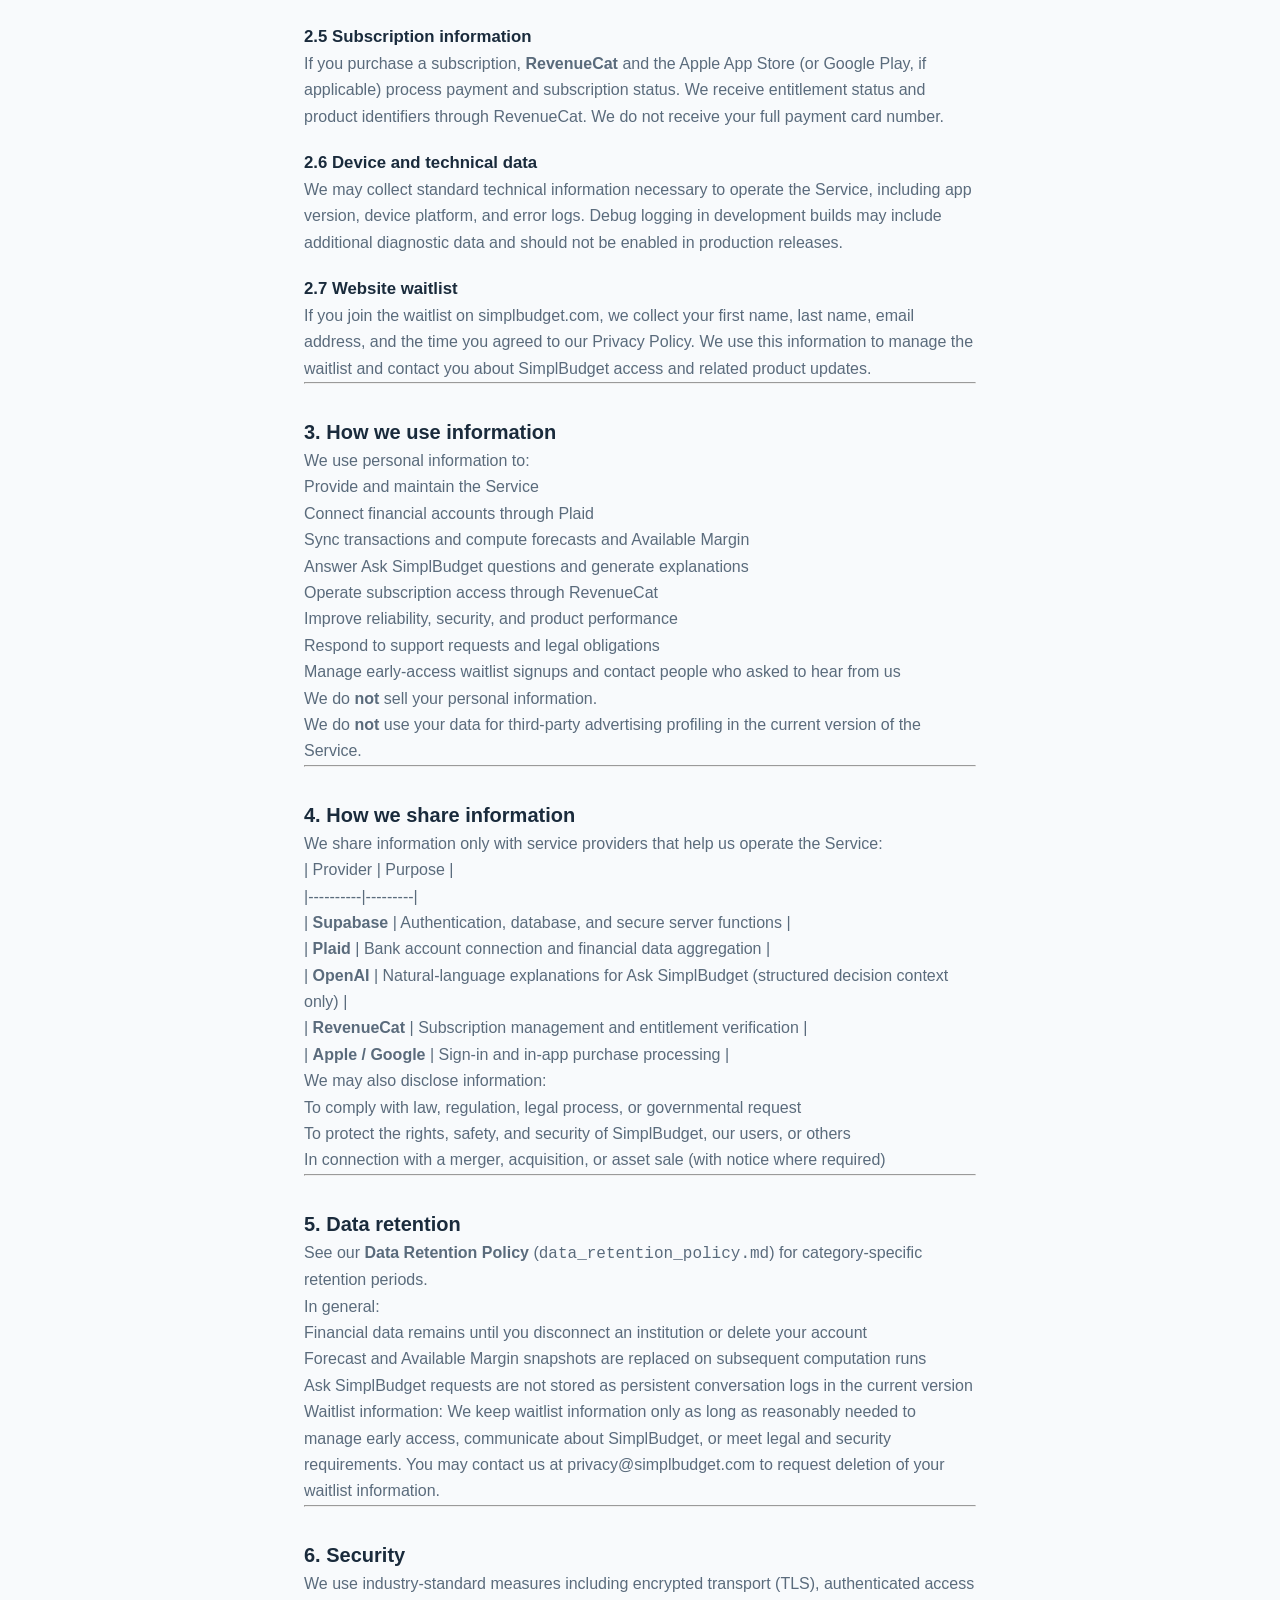
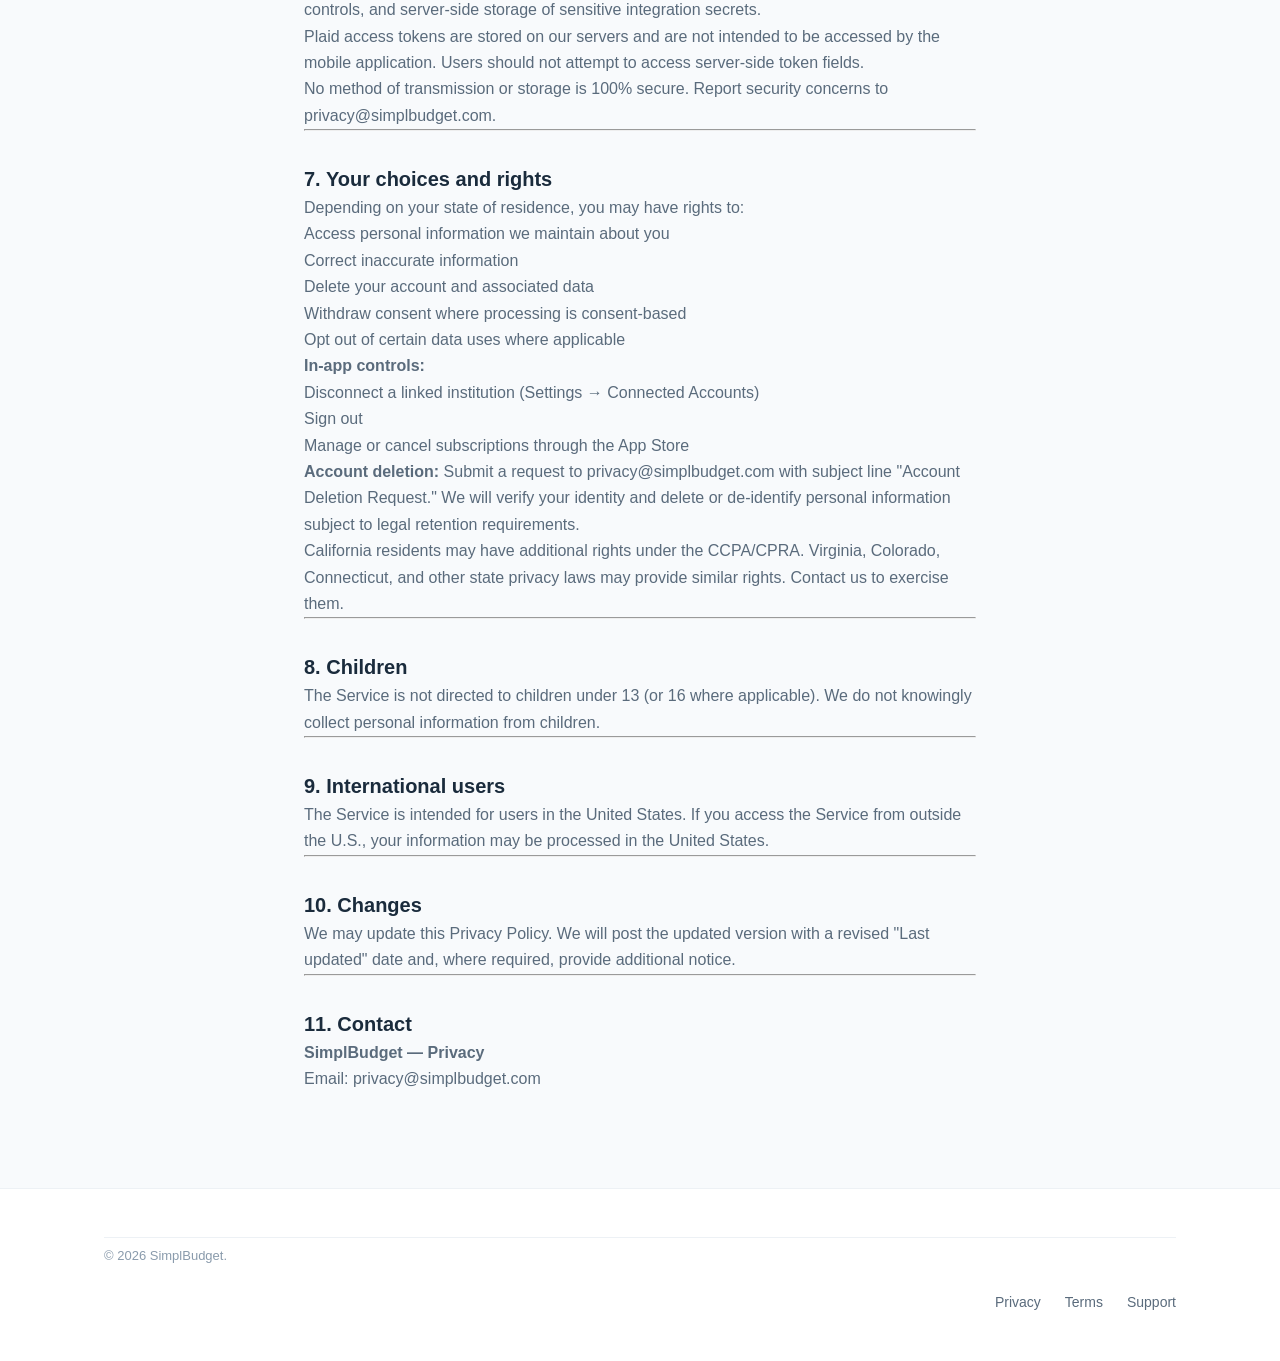
<file: privacy.html>
<!DOCTYPE html>
<html lang="en">
<head>
  <meta charset="UTF-8">
  <meta name="viewport" content="width=device-width, initial-scale=1.0">
  <meta name="robots" content="index, follow">
  <link rel="canonical" href="https://www.simplbudget.com/privacy.html">
  <link rel="icon" type="image/png" sizes="32x32" href="/assets/favicon-32.png">
  <title>Privacy Policy — SimplBudget</title>
  <meta name="description" content="How SimplBudget collects, uses, and protects your information.">
  <link rel="stylesheet" href="/style.css">
  <style>
    .legal-page { max-width: 720px; margin: 0 auto; padding: 48px 24px 96px; }
    .legal-page h1 { font-size: 2rem; margin-bottom: 8px; }
    .legal-page h2 { font-size: 1.25rem; margin-top: 2rem; }
    .legal-page h3 { font-size: 1.05rem; margin-top: 1.25rem; }
    .legal-page p, .legal-page li { color: var(--color-text-secondary); line-height: 1.65; }
    .legal-page a { color: var(--color-primary); }
    .legal-back { display: inline-block; margin-bottom: 24px; color: var(--color-text-secondary); text-decoration: none; }
  </style>
</head>
<body>
  <header class="site-header">
    <div class="container header-inner">
      <a href="/" class="logo" aria-label="SimplBudget home">
        <span class="logo-mark" aria-hidden="true"></span>
        <span class="logo-text">SimplBudget</span>
      </a>
      <a class="btn btn-primary btn-header" href="/#waitlist">Join the Waitlist</a>
    </div>
  </header>
  <main class="legal-page">
    <a class="legal-back" href="/">← Back to SimplBudget</a>
    <h1>SimplBudget Privacy Policy</h1>
<p>
<strong>Effective date:</strong> June 11, 2026  
<br>
<strong>Last updated:</strong> August 17, 2026
</p>
<p>
SimplBudget (&quot;SimplBudget,&quot; &quot;we,&quot; &quot;us,&quot; or &quot;our&quot;) operates the SimplBudget mobile application and related services (the &quot;Service&quot;). This Privacy Policy describes how we collect, use, disclose, and protect personal information when you use the Service.
</p>
<p>
By creating an account or using the Service, you agree to this Privacy Policy.
</p>
<hr>
<h2>1. Who we are</h2>
<p>
SimplBudget provides consumer financial guidance software for United States users. SimplBudget is <strong>not</strong> a bank, lender, broker-dealer, investment adviser, credit repair organization, or debt settlement provider.
</p>
<p>
<strong>Contact:</strong> privacy@simplbudget.com
</p>
<hr>
<h2>2. Information we collect</h2>
<h3>2.1 Account information</h3>
<p>
When you sign in with Apple or Google through our authentication provider (Supabase Auth), we receive:
</p>
<ul>
<li>A unique user identifier</li>
<li>Email address (when provided by your identity provider)</li>
<li>Authentication session metadata</li>
</ul>
<h3>2.2 Financial account data (via Plaid)</h3>
<p>
If you connect a financial institution, we receive data from Plaid, which may include:
</p>
<ul>
<li>Institution name</li>
<li>Account names, types, masks, and balances</li>
<li>Transaction history (amounts, dates, merchant names, categories where available)</li>
<li>Pending transaction information</li>
</ul>
<p>
We use this data to detect recurring income and expenses, generate forecasts, calculate Available Margin, power Ask SimplBudget, and support Planning scenarios.
</p>
<p>
<strong>Important:</strong> We do not receive or store your online banking username or password. Authentication with your financial institution is handled by Plaid.
</p>
<h3>2.3 Derived and computed data</h3>
<p>
We generate and store:
</p>
<ul>
<li>Recurring transaction patterns</li>
<li>Forecast snapshots (projected balances at defined horizons)</li>
<li>Available Margin snapshots</li>
<li>Planning scenario results (computed in-app; not permanently stored as scenarios in the current version unless otherwise disclosed in-product)</li>
</ul>
<h3>2.4 Ask SimplBudget / AI processing</h3>
<p>
When you use Ask SimplBudget, we process:
</p>
<ul>
<li>Your selected question</li>
<li>Pre-computed financial decision outputs (Available Margin, forecast risk flags, amounts, dates)</li>
<li>A natural-language explanation request sent to our server</li>
</ul>
<p>
Our server may send a structured summary of this information to <strong>OpenAI</strong> to generate an explanation. OpenAI does not receive your bank login credentials. We instruct our systems not to send unnecessary personal identifiers to OpenAI beyond what is required to explain the computed result.
</p>
<p>
We do <strong>not</strong> maintain a persistent chat history database for Ask SimplBudget in the current version. Each request is processed to produce a response shown in the app session.
</p>
<h3>2.5 Subscription information</h3>
<p>
If you purchase a subscription, <strong>RevenueCat</strong> and the Apple App Store (or Google Play, if applicable) process payment and subscription status. We receive entitlement status and product identifiers through RevenueCat. We do not receive your full payment card number.
</p>
<h3>2.6 Device and technical data</h3>
<p>
We may collect standard technical information necessary to operate the Service, including app version, device platform, and error logs. Debug logging in development builds may include additional diagnostic data and should not be enabled in production releases.
</p>
<h3>2.7 Website waitlist</h3>
<p>
If you join the waitlist on simplbudget.com, we collect your first name, last name, email address, and the time you agreed to our Privacy Policy. We use this information to manage the waitlist and contact you about SimplBudget access and related product updates.
</p>
<hr>
<h2>3. How we use information</h2>
<p>
We use personal information to:
</p>
<ul>
<li>Provide and maintain the Service</li>
<li>Connect financial accounts through Plaid</li>
<li>Sync transactions and compute forecasts and Available Margin</li>
<li>Answer Ask SimplBudget questions and generate explanations</li>
<li>Operate subscription access through RevenueCat</li>
<li>Improve reliability, security, and product performance</li>
<li>Respond to support requests and legal obligations</li>
<li>Manage early-access waitlist signups and contact people who asked to hear from us</li>
</ul>
<p>
We do <strong>not</strong> sell your personal information.
</p>
<p>
We do <strong>not</strong> use your data for third-party advertising profiling in the current version of the Service.
</p>
<hr>
<h2>4. How we share information</h2>
<p>
We share information only with service providers that help us operate the Service:
</p>
<p>
| Provider | Purpose |
<br>
|----------|---------|
<br>
| <strong>Supabase</strong> | Authentication, database, and secure server functions |
<br>
| <strong>Plaid</strong> | Bank account connection and financial data aggregation |
<br>
| <strong>OpenAI</strong> | Natural-language explanations for Ask SimplBudget (structured decision context only) |
<br>
| <strong>RevenueCat</strong> | Subscription management and entitlement verification |
<br>
| <strong>Apple / Google</strong> | Sign-in and in-app purchase processing |
</p>
<p>
We may also disclose information:
</p>
<ul>
<li>To comply with law, regulation, legal process, or governmental request</li>
<li>To protect the rights, safety, and security of SimplBudget, our users, or others</li>
<li>In connection with a merger, acquisition, or asset sale (with notice where required)</li>
</ul>
<hr>
<h2>5. Data retention</h2>
<p>
See our <strong>Data Retention Policy</strong> (<code>data_retention_policy.md</code>) for category-specific retention periods.
</p>
<p>
In general:
</p>
<ul>
<li>Financial data remains until you disconnect an institution or delete your account</li>
<li>Forecast and Available Margin snapshots are replaced on subsequent computation runs</li>
<li>Ask SimplBudget requests are not stored as persistent conversation logs in the current version</li>
<li>Waitlist information: We keep waitlist information only as long as reasonably needed to manage early access, communicate about SimplBudget, or meet legal and security requirements. You may contact us at privacy@simplbudget.com to request deletion of your waitlist information.</li>
</ul>
<hr>
<h2>6. Security</h2>
<p>
We use industry-standard measures including encrypted transport (TLS), authenticated access controls, and server-side storage of sensitive integration secrets.
</p>
<p>
Plaid access tokens are stored on our servers and are not intended to be accessed by the mobile application. Users should not attempt to access server-side token fields.
</p>
<p>
No method of transmission or storage is 100% secure. Report security concerns to privacy@simplbudget.com.
</p>
<hr>
<h2>7. Your choices and rights</h2>
<p>
Depending on your state of residence, you may have rights to:
</p>
<ul>
<li>Access personal information we maintain about you</li>
<li>Correct inaccurate information</li>
<li>Delete your account and associated data</li>
<li>Withdraw consent where processing is consent-based</li>
<li>Opt out of certain data uses where applicable</li>
</ul>
<p>
<strong>In-app controls:</strong>
</p>
<ul>
<li>Disconnect a linked institution (Settings → Connected Accounts)</li>
<li>Sign out</li>
<li>Manage or cancel subscriptions through the App Store</li>
</ul>
<p>
<strong>Account deletion:</strong> Submit a request to privacy@simplbudget.com with subject line &quot;Account Deletion Request.&quot; We will verify your identity and delete or de-identify personal information subject to legal retention requirements.
</p>
<p>
California residents may have additional rights under the CCPA/CPRA. Virginia, Colorado, Connecticut, and other state privacy laws may provide similar rights. Contact us to exercise them.
</p>
<hr>
<h2>8. Children</h2>
<p>
The Service is not directed to children under 13 (or 16 where applicable). We do not knowingly collect personal information from children.
</p>
<hr>
<h2>9. International users</h2>
<p>
The Service is intended for users in the United States. If you access the Service from outside the U.S., your information may be processed in the United States.
</p>
<hr>
<h2>10. Changes</h2>
<p>
We may update this Privacy Policy. We will post the updated version with a revised &quot;Last updated&quot; date and, where required, provide additional notice.
</p>
<hr>
<h2>11. Contact</h2>
<p>
<strong>SimplBudget — Privacy</strong>  
<br>
Email: privacy@simplbudget.com
</p>
  </main>
  <footer class="site-footer">
    <div class="container footer-inner">
      <p class="copyright">&copy; 2026 SimplBudget.</p>
      <nav class="footer-nav" aria-label="Footer navigation">
        <a href="/privacy.html">Privacy</a>
        <a href="/terms.html">Terms</a>
        <a href="mailto:support@simplbudget.com">Support</a>
      </nav>
    </div>
  </footer>
</body>
</html>
</file>
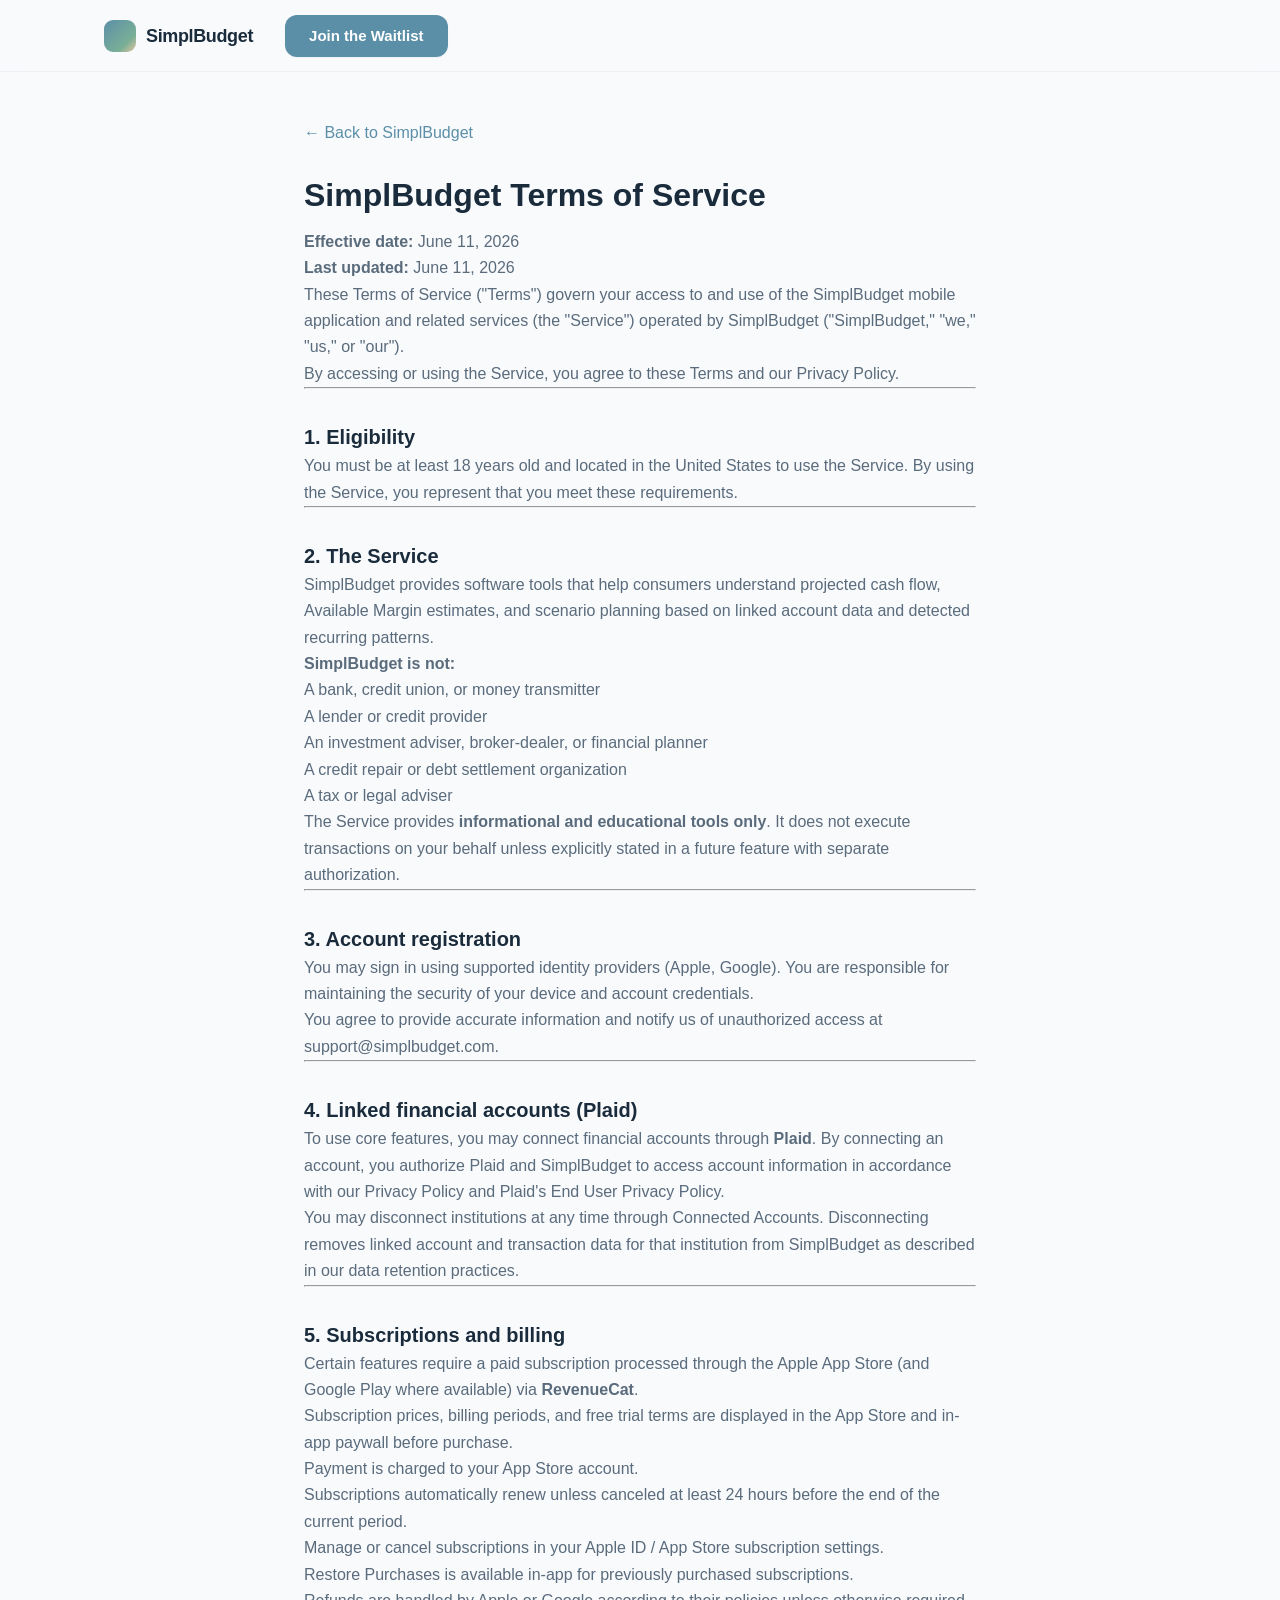
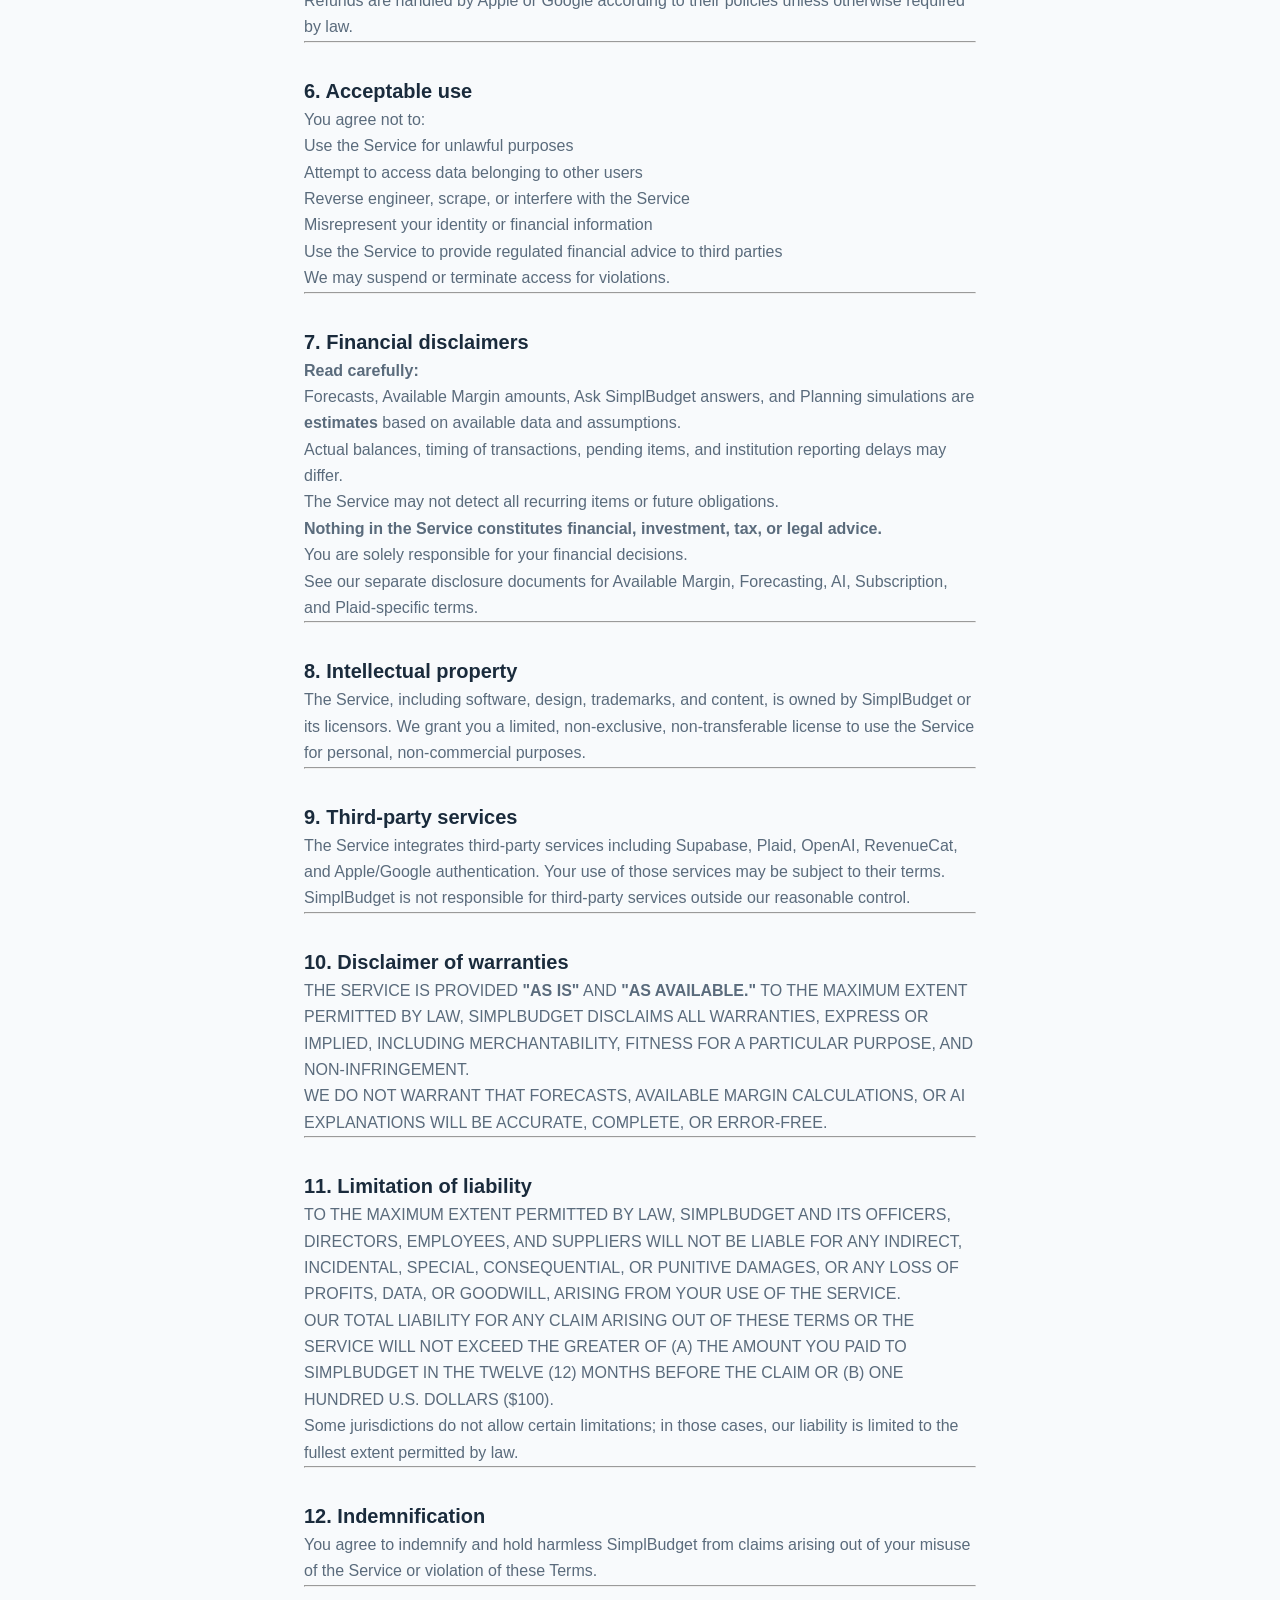
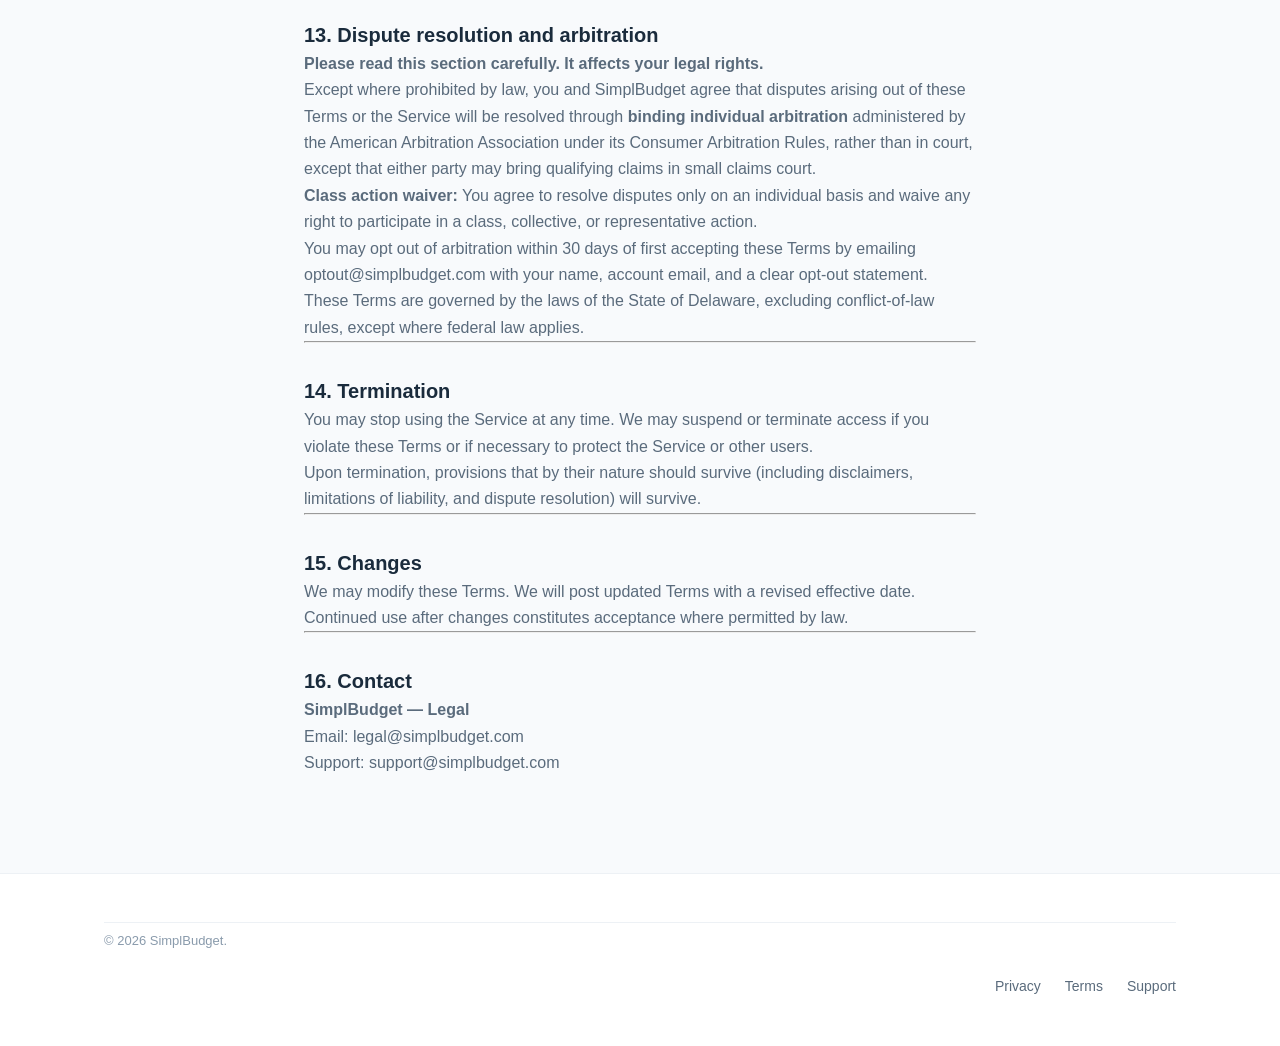
<file: terms.html>
<!DOCTYPE html>
<html lang="en">
<head>
  <meta charset="UTF-8">
  <meta name="viewport" content="width=device-width, initial-scale=1.0">
  <meta name="robots" content="index, follow">
  <link rel="canonical" href="https://www.simplbudget.com/terms.html">
  <link rel="icon" type="image/png" sizes="32x32" href="/assets/favicon-32.png">
  <title>Terms of Service — SimplBudget</title>
  <meta name="description" content="Terms governing use of the SimplBudget app and related services.">
  <link rel="stylesheet" href="/style.css">
  <style>
    .legal-page { max-width: 720px; margin: 0 auto; padding: 48px 24px 96px; }
    .legal-page h1 { font-size: 2rem; margin-bottom: 8px; }
    .legal-page h2 { font-size: 1.25rem; margin-top: 2rem; }
    .legal-page h3 { font-size: 1.05rem; margin-top: 1.25rem; }
    .legal-page p, .legal-page li { color: var(--color-text-secondary); line-height: 1.65; }
    .legal-page a { color: var(--color-primary); }
    .legal-back { display: inline-block; margin-bottom: 24px; color: var(--color-text-secondary); text-decoration: none; }
  </style>
</head>
<body>
  <header class="site-header">
    <div class="container header-inner">
      <a href="/" class="logo" aria-label="SimplBudget home">
        <span class="logo-mark" aria-hidden="true"></span>
        <span class="logo-text">SimplBudget</span>
      </a>
      <a class="btn btn-primary btn-header" href="/#waitlist">Join the Waitlist</a>
    </div>
  </header>
  <main class="legal-page">
    <a class="legal-back" href="/">← Back to SimplBudget</a>
    <h1>SimplBudget Terms of Service</h1>
<p>
<strong>Effective date:</strong> June 11, 2026  
<br>
<strong>Last updated:</strong> June 11, 2026
</p>
<p>
These Terms of Service (&quot;Terms&quot;) govern your access to and use of the SimplBudget mobile application and related services (the &quot;Service&quot;) operated by SimplBudget (&quot;SimplBudget,&quot; &quot;we,&quot; &quot;us,&quot; or &quot;our&quot;).
</p>
<p>
By accessing or using the Service, you agree to these Terms and our Privacy Policy.
</p>
<hr>
<h2>1. Eligibility</h2>
<p>
You must be at least 18 years old and located in the United States to use the Service. By using the Service, you represent that you meet these requirements.
</p>
<hr>
<h2>2. The Service</h2>
<p>
SimplBudget provides software tools that help consumers understand projected cash flow, Available Margin estimates, and scenario planning based on linked account data and detected recurring patterns.
</p>
<p>
<strong>SimplBudget is not:</strong>
</p>
<ul>
<li>A bank, credit union, or money transmitter</li>
<li>A lender or credit provider</li>
<li>An investment adviser, broker-dealer, or financial planner</li>
<li>A credit repair or debt settlement organization</li>
<li>A tax or legal adviser</li>
</ul>
<p>
The Service provides <strong>informational and educational tools only</strong>. It does not execute transactions on your behalf unless explicitly stated in a future feature with separate authorization.
</p>
<hr>
<h2>3. Account registration</h2>
<p>
You may sign in using supported identity providers (Apple, Google). You are responsible for maintaining the security of your device and account credentials.
</p>
<p>
You agree to provide accurate information and notify us of unauthorized access at support@simplbudget.com.
</p>
<hr>
<h2>4. Linked financial accounts (Plaid)</h2>
<p>
To use core features, you may connect financial accounts through <strong>Plaid</strong>. By connecting an account, you authorize Plaid and SimplBudget to access account information in accordance with our Privacy Policy and Plaid&#x27;s End User Privacy Policy.
</p>
<p>
You may disconnect institutions at any time through Connected Accounts. Disconnecting removes linked account and transaction data for that institution from SimplBudget as described in our data retention practices.
</p>
<hr>
<h2>5. Subscriptions and billing</h2>
<p>
Certain features require a paid subscription processed through the Apple App Store (and Google Play where available) via <strong>RevenueCat</strong>.
</p>
<ul>
<li>Subscription prices, billing periods, and free trial terms are displayed in the App Store and in-app paywall before purchase.</li>
<li>Payment is charged to your App Store account.</li>
<li>Subscriptions automatically renew unless canceled at least 24 hours before the end of the current period.</li>
<li>Manage or cancel subscriptions in your Apple ID / App Store subscription settings.</li>
<li>Restore Purchases is available in-app for previously purchased subscriptions.</li>
</ul>
<p>
Refunds are handled by Apple or Google according to their policies unless otherwise required by law.
</p>
<hr>
<h2>6. Acceptable use</h2>
<p>
You agree not to:
</p>
<ul>
<li>Use the Service for unlawful purposes</li>
<li>Attempt to access data belonging to other users</li>
<li>Reverse engineer, scrape, or interfere with the Service</li>
<li>Misrepresent your identity or financial information</li>
<li>Use the Service to provide regulated financial advice to third parties</li>
</ul>
<p>
We may suspend or terminate access for violations.
</p>
<hr>
<h2>7. Financial disclaimers</h2>
<p>
<strong>Read carefully:</strong>
</p>
<ul>
<li>Forecasts, Available Margin amounts, Ask SimplBudget answers, and Planning simulations are <strong>estimates</strong> based on available data and assumptions.</li>
<li>Actual balances, timing of transactions, pending items, and institution reporting delays may differ.</li>
<li>The Service may not detect all recurring items or future obligations.</li>
<li><strong>Nothing in the Service constitutes financial, investment, tax, or legal advice.</strong></li>
<li>You are solely responsible for your financial decisions.</li>
</ul>
<p>
See our separate disclosure documents for Available Margin, Forecasting, AI, Subscription, and Plaid-specific terms.
</p>
<hr>
<h2>8. Intellectual property</h2>
<p>
The Service, including software, design, trademarks, and content, is owned by SimplBudget or its licensors. We grant you a limited, non-exclusive, non-transferable license to use the Service for personal, non-commercial purposes.
</p>
<hr>
<h2>9. Third-party services</h2>
<p>
The Service integrates third-party services including Supabase, Plaid, OpenAI, RevenueCat, and Apple/Google authentication. Your use of those services may be subject to their terms. SimplBudget is not responsible for third-party services outside our reasonable control.
</p>
<hr>
<h2>10. Disclaimer of warranties</h2>
<p>
THE SERVICE IS PROVIDED <strong>&quot;AS IS&quot;</strong> AND <strong>&quot;AS AVAILABLE.&quot;</strong> TO THE MAXIMUM EXTENT PERMITTED BY LAW, SIMPLBUDGET DISCLAIMS ALL WARRANTIES, EXPRESS OR IMPLIED, INCLUDING MERCHANTABILITY, FITNESS FOR A PARTICULAR PURPOSE, AND NON-INFRINGEMENT.
</p>
<p>
WE DO NOT WARRANT THAT FORECASTS, AVAILABLE MARGIN CALCULATIONS, OR AI EXPLANATIONS WILL BE ACCURATE, COMPLETE, OR ERROR-FREE.
</p>
<hr>
<h2>11. Limitation of liability</h2>
<p>
TO THE MAXIMUM EXTENT PERMITTED BY LAW, SIMPLBUDGET AND ITS OFFICERS, DIRECTORS, EMPLOYEES, AND SUPPLIERS WILL NOT BE LIABLE FOR ANY INDIRECT, INCIDENTAL, SPECIAL, CONSEQUENTIAL, OR PUNITIVE DAMAGES, OR ANY LOSS OF PROFITS, DATA, OR GOODWILL, ARISING FROM YOUR USE OF THE SERVICE.
</p>
<p>
OUR TOTAL LIABILITY FOR ANY CLAIM ARISING OUT OF THESE TERMS OR THE SERVICE WILL NOT EXCEED THE GREATER OF (A) THE AMOUNT YOU PAID TO SIMPLBUDGET IN THE TWELVE (12) MONTHS BEFORE THE CLAIM OR (B) ONE HUNDRED U.S. DOLLARS ($100).
</p>
<p>
Some jurisdictions do not allow certain limitations; in those cases, our liability is limited to the fullest extent permitted by law.
</p>
<hr>
<h2>12. Indemnification</h2>
<p>
You agree to indemnify and hold harmless SimplBudget from claims arising out of your misuse of the Service or violation of these Terms.
</p>
<hr>
<h2>13. Dispute resolution and arbitration</h2>
<p>
<strong>Please read this section carefully. It affects your legal rights.</strong>
</p>
<p>
Except where prohibited by law, you and SimplBudget agree that disputes arising out of these Terms or the Service will be resolved through <strong>binding individual arbitration</strong> administered by the American Arbitration Association under its Consumer Arbitration Rules, rather than in court, except that either party may bring qualifying claims in small claims court.
</p>
<p>
<strong>Class action waiver:</strong> You agree to resolve disputes only on an individual basis and waive any right to participate in a class, collective, or representative action.
</p>
<p>
You may opt out of arbitration within 30 days of first accepting these Terms by emailing optout@simplbudget.com with your name, account email, and a clear opt-out statement.
</p>
<p>
These Terms are governed by the laws of the State of Delaware, excluding conflict-of-law rules, except where federal law applies.
</p>
<hr>
<h2>14. Termination</h2>
<p>
You may stop using the Service at any time. We may suspend or terminate access if you violate these Terms or if necessary to protect the Service or other users.
</p>
<p>
Upon termination, provisions that by their nature should survive (including disclaimers, limitations of liability, and dispute resolution) will survive.
</p>
<hr>
<h2>15. Changes</h2>
<p>
We may modify these Terms. We will post updated Terms with a revised effective date. Continued use after changes constitutes acceptance where permitted by law.
</p>
<hr>
<h2>16. Contact</h2>
<p>
<strong>SimplBudget — Legal</strong>  
<br>
Email: legal@simplbudget.com  
<br>
Support: support@simplbudget.com
</p>
  </main>
  <footer class="site-footer">
    <div class="container footer-inner">
      <p class="copyright">&copy; 2026 SimplBudget.</p>
      <nav class="footer-nav" aria-label="Footer navigation">
        <a href="/privacy.html">Privacy</a>
        <a href="/terms.html">Terms</a>
        <a href="mailto:support@simplbudget.com">Support</a>
      </nav>
    </div>
  </footer>
</body>
</html>
</file>
<file: style.css>
/* ==========================================================================
   SimplBudget Landing Page
   Brand palette from app: sky blue #5B8FA8, sage green #7AAF96
   ========================================================================== */

:root {
  --color-primary: #5B8FA8;
  --color-primary-light: #8FB4C8;
  --color-primary-dark: #3D6B82;
  --color-accent: #7AAF96;
  --color-accent-light: #A8CEBB;
  --color-sunrise: #E8C4A0;
  --color-bg: #F8FAFC;
  --color-surface: #FFFFFF;
  --color-surface-elevated: #F2F6F9;
  --color-text: #1A2B3C;
  --color-text-secondary: #5A6B7C;
  --color-text-tertiary: #8A9BAC;
  --color-border: #E2E8EE;
  --color-divider: #EDF1F5;

  --font-sans: "Inter", -apple-system, BlinkMacSystemFont, "Segoe UI", Roboto, sans-serif;

  --radius-sm: 8px;
  --radius-md: 12px;
  --radius-lg: 20px;
  --radius-xl: 28px;

  --shadow-sm: 0 1px 2px rgba(26, 43, 60, 0.04);
  --shadow-md: 0 4px 24px rgba(26, 43, 60, 0.06);
  --shadow-lg: 0 12px 48px rgba(26, 43, 60, 0.08);
  --shadow-phone: 0 24px 64px rgba(61, 107, 130, 0.15);

  --container-max: 1120px;
  --header-height: 72px;
}

/* Reset */

*,
*::before,
*::after {
  box-sizing: border-box;
  margin: 0;
  padding: 0;
}

html {
  scroll-behavior: smooth;
  -webkit-text-size-adjust: 100%;
}

body {
  font-family: var(--font-sans);
  font-size: 16px;
  line-height: 1.6;
  color: var(--color-text);
  background-color: var(--color-bg);
  -webkit-font-smoothing: antialiased;
  -moz-osx-font-smoothing: grayscale;
}

img,
svg {
  display: block;
  max-width: 100%;
}

a {
  color: inherit;
  text-decoration: none;
}

button,
input {
  font: inherit;
  color: inherit;
}

ul,
ol {
  list-style: none;
}

.sr-only {
  position: absolute;
  width: 1px;
  height: 1px;
  padding: 0;
  margin: -1px;
  overflow: hidden;
  clip: rect(0, 0, 0, 0);
  white-space: nowrap;
  border: 0;
}

/* Layout */

.container {
  width: 100%;
  max-width: var(--container-max);
  margin-inline: auto;
  padding-inline: 24px;
}

/* Buttons */

.btn {
  display: inline-flex;
  align-items: center;
  justify-content: center;
  gap: 8px;
  padding: 12px 24px;
  font-size: 0.9375rem;
  font-weight: 600;
  line-height: 1.25;
  border-radius: var(--radius-md);
  border: none;
  cursor: pointer;
  white-space: nowrap;
  transition: background-color 0.15s ease, box-shadow 0.15s ease, color 0.15s ease;
}

.btn-primary {
  background-color: var(--color-primary);
  color: #fff;
  box-shadow: var(--shadow-sm);
}

.btn-primary:hover {
  background-color: var(--color-primary-dark);
  box-shadow: var(--shadow-md);
}

.btn-secondary {
  background-color: var(--color-surface);
  color: var(--color-text);
  border: 1px solid var(--color-border);
}

.btn-secondary:hover {
  background-color: var(--color-surface-elevated);
  border-color: var(--color-text-tertiary);
}

.btn-lg {
  padding: 14px 28px;
  font-size: 1rem;
  border-radius: var(--radius-md);
}

.btn-full {
  width: 100%;
}

.btn-badge {
  cursor: default;
  pointer-events: none;
}

.apple-icon {
  flex-shrink: 0;
}

/* Header */

.site-header {
  position: sticky;
  top: 0;
  z-index: 100;
  height: var(--header-height);
  background-color: rgba(248, 250, 252, 0.85);
  backdrop-filter: blur(12px);
  -webkit-backdrop-filter: blur(12px);
  border-bottom: 1px solid var(--color-divider);
}

.header-inner {
  display: flex;
  align-items: center;
  height: var(--header-height);
  gap: 32px;
}

.logo {
  display: flex;
  align-items: center;
  gap: 10px;
  flex-shrink: 0;
}

.logo-mark {
  width: 32px;
  height: 32px;
  border-radius: 9px;
  background: linear-gradient(135deg, var(--color-primary) 0%, var(--color-accent) 72%, var(--color-sunrise) 100%);
}

.logo-text {
  font-size: 1.125rem;
  font-weight: 700;
  letter-spacing: -0.02em;
  color: var(--color-text);
}

.site-nav {
  display: flex;
  align-items: center;
  gap: 32px;
  margin-left: auto;
}

.site-nav a {
  font-size: 0.9375rem;
  font-weight: 500;
  color: var(--color-text-secondary);
  transition: color 0.15s ease;
}

.site-nav a:hover {
  color: var(--color-text);
}

.btn-header {
  flex-shrink: 0;
}

.nav-toggle {
  display: none;
  flex-direction: column;
  justify-content: center;
  gap: 6px;
  width: 40px;
  height: 40px;
  padding: 8px;
  background: none;
  border: none;
  cursor: pointer;
  margin-left: auto;
}

.nav-toggle span {
  display: block;
  width: 100%;
  height: 2px;
  background-color: var(--color-text);
  border-radius: 1px;
  transition: transform 0.2s ease, opacity 0.2s ease;
}

.nav-toggle[aria-expanded="true"] span:first-child {
  transform: translateY(4px) rotate(45deg);
}

.nav-toggle[aria-expanded="true"] span:last-child {
  transform: translateY(-4px) rotate(-45deg);
}

/* Hero */

.hero {
  padding: 80px 0 100px;
}

.hero-inner {
  display: grid;
  grid-template-columns: 1fr 1fr;
  gap: 64px;
  align-items: center;
}

.eyebrow {
  font-size: 0.875rem;
  font-weight: 600;
  letter-spacing: 0.04em;
  text-transform: uppercase;
  color: var(--color-primary);
  margin-bottom: 16px;
}

.hero h1 {
  font-size: clamp(2.5rem, 5vw, 3.5rem);
  font-weight: 700;
  line-height: 1.1;
  letter-spacing: -0.03em;
  color: var(--color-text);
  margin-bottom: 24px;
}

.hero-subheadline {
  font-size: 1.1875rem;
  line-height: 1.65;
  color: var(--color-text-secondary);
  max-width: 480px;
  margin-bottom: 16px;
}

.hero-subheadline-secondary {
  font-size: 1.0625rem;
  margin-bottom: 40px;
}

.hero-actions {
  display: flex;
  flex-wrap: wrap;
  gap: 12px;
}

/* Phone mockup */

.hero-visual {
  display: flex;
  justify-content: center;
}

.phone-frame {
  width: 100%;
  max-width: 320px;
  padding: 12px;
  background: var(--color-surface);
  border-radius: 40px;
  border: 1px solid var(--color-border);
  box-shadow: var(--shadow-phone);
}

.phone-screen {
  border-radius: 30px;
  overflow: hidden;
  background: var(--color-bg);
}

.app-preview {
  padding: 28px 20px 24px;
}

.app-header {
  display: flex;
  flex-direction: column;
  gap: 2px;
  margin-bottom: 20px;
}

.app-greeting {
  font-size: 0.8125rem;
  font-weight: 500;
  color: var(--color-text-secondary);
}

.app-date {
  font-size: 0.75rem;
  color: var(--color-text-tertiary);
}

.margin-card,
.safe-card {
  display: flex;
  flex-direction: column;
  gap: 4px;
  padding: 24px 20px;
  border-radius: var(--radius-lg);
  background: linear-gradient(135deg, var(--color-primary) 0%, var(--color-accent) 72%, var(--color-sunrise) 100%);
  color: #fff;
  margin-bottom: 16px;
}

.margin-label,
.safe-label {
  font-size: 0.75rem;
  font-weight: 500;
  opacity: 0.9;
  letter-spacing: 0.02em;
}

.margin-amount,
.safe-amount {
  font-size: 2rem;
  font-weight: 700;
  letter-spacing: -0.03em;
  line-height: 1.1;
}

.margin-sub,
.safe-sub {
  font-size: 0.75rem;
  opacity: 0.85;
}

.forecast-card {
  padding: 16px;
  background: var(--color-surface);
  border-radius: var(--radius-md);
  border: 1px solid var(--color-border);
  margin-bottom: 16px;
}

.forecast-label {
  display: block;
  font-size: 0.6875rem;
  font-weight: 600;
  text-transform: uppercase;
  letter-spacing: 0.06em;
  color: var(--color-text-tertiary);
  margin-bottom: 12px;
}

.forecast-chart {
  height: 64px;
}

.forecast-chart svg {
  width: 100%;
  height: 100%;
}

.app-stats {
  display: grid;
  grid-template-columns: repeat(3, 1fr);
  gap: 8px;
}

.stat {
  display: flex;
  flex-direction: column;
  gap: 2px;
  padding: 12px 8px;
  background: var(--color-surface);
  border-radius: var(--radius-sm);
  border: 1px solid var(--color-border);
  text-align: center;
}

.stat-value {
  font-size: 0.8125rem;
  font-weight: 700;
  letter-spacing: -0.02em;
  color: var(--color-text);
}

.stat-value.text-safe {
  color: var(--color-accent);
}

.stat-label {
  font-size: 0.625rem;
  font-weight: 500;
  color: var(--color-text-tertiary);
  text-transform: uppercase;
  letter-spacing: 0.04em;
}

/* Section shared */

.section-header {
  text-align: center;
  max-width: 560px;
  margin-inline: auto;
  margin-bottom: 64px;
}

.section-header h2 {
  font-size: clamp(1.75rem, 3.5vw, 2.25rem);
  font-weight: 700;
  letter-spacing: -0.025em;
  line-height: 1.2;
  margin-bottom: 16px;
}

.section-header p {
  font-size: 1.0625rem;
  color: var(--color-text-secondary);
  line-height: 1.6;
}

/* Features */

.features {
  padding: 100px 0;
  background: var(--color-surface);
  border-top: 1px solid var(--color-divider);
  border-bottom: 1px solid var(--color-divider);
}

.features-grid {
  display: grid;
  grid-template-columns: repeat(2, 1fr);
  gap: 24px;
}

.feature-card {
  padding: 32px;
  background: var(--color-bg);
  border-radius: var(--radius-lg);
  border: 1px solid var(--color-border);
}

.feature-card-wide {
  grid-column: 1 / -1;
  display: grid;
  grid-template-columns: auto 1fr;
  grid-template-rows: auto auto;
  column-gap: 20px;
  row-gap: 8px;
  align-items: start;
}

.feature-card-wide .feature-icon {
  grid-row: 1 / 3;
}

.feature-icon {
  display: flex;
  align-items: center;
  justify-content: center;
  width: 48px;
  height: 48px;
  border-radius: var(--radius-md);
  background: var(--color-surface);
  color: var(--color-primary);
  border: 1px solid var(--color-border);
  margin-bottom: 20px;
}

.feature-card-wide .feature-icon {
  margin-bottom: 0;
}

.feature-card h3 {
  font-size: 1.125rem;
  font-weight: 600;
  letter-spacing: -0.01em;
  margin-bottom: 8px;
}

.feature-card-wide h3 {
  margin-bottom: 0;
  align-self: end;
}

.feature-card p {
  font-size: 0.9375rem;
  color: var(--color-text-secondary);
  line-height: 1.65;
}

/* How it Works */

.how-it-works {
  padding: 100px 0;
}

.steps {
  display: grid;
  grid-template-columns: repeat(3, 1fr);
  gap: 32px;
  counter-reset: step;
}

.step {
  display: flex;
  flex-direction: column;
  gap: 20px;
  padding: 32px;
  background: var(--color-surface);
  border-radius: var(--radius-lg);
  border: 1px solid var(--color-border);
}

.step-number {
  display: flex;
  align-items: center;
  justify-content: center;
  width: 40px;
  height: 40px;
  font-size: 1rem;
  font-weight: 700;
  color: var(--color-primary);
  background: rgba(91, 143, 168, 0.1);
  border-radius: 50%;
}

.step-content h3 {
  font-size: 1.125rem;
  font-weight: 600;
  letter-spacing: -0.01em;
  margin-bottom: 8px;
}

.step-content p {
  font-size: 0.9375rem;
  color: var(--color-text-secondary);
  line-height: 1.65;
}

.step-list {
  font-size: 0.9375rem;
  color: var(--color-text-secondary);
  line-height: 1.65;
  padding-left: 1.25rem;
  margin: 0;
}

.step-list li + li {
  margin-top: 4px;
}

/* Privacy */

.privacy {
  padding: 0 0 100px;
}

.privacy-card {
  display: flex;
  align-items: center;
  gap: 28px;
  padding: 48px 56px;
  background: var(--color-surface);
  border-radius: var(--radius-xl);
  border: 1px solid var(--color-border);
  box-shadow: var(--shadow-md);
}

.privacy-icon {
  display: flex;
  align-items: center;
  justify-content: center;
  flex-shrink: 0;
  width: 64px;
  height: 64px;
  border-radius: 50%;
  background: rgba(122, 175, 150, 0.12);
  color: var(--color-accent);
}

.privacy-content h2 {
  font-size: clamp(1.375rem, 2.5vw, 1.75rem);
  font-weight: 700;
  letter-spacing: -0.02em;
  margin-bottom: 8px;
}

.privacy-content p {
  font-size: 1.0625rem;
  color: var(--color-text-secondary);
}

/* CTA Banner */

.cta-banner {
  padding: 80px 0;
  background: linear-gradient(180deg, var(--color-surface-elevated) 0%, var(--color-bg) 100%);
  border-top: 1px solid var(--color-divider);
}

.cta-inner {
  text-align: center;
  max-width: 520px;
}

.cta-inner h2 {
  font-size: clamp(1.5rem, 3vw, 2rem);
  font-weight: 700;
  letter-spacing: -0.02em;
  margin-bottom: 12px;
}

.cta-inner p {
  font-size: 1.0625rem;
  color: var(--color-text-secondary);
  margin-bottom: 32px;
}

/* Footer */

.site-footer {
  padding: 48px 0;
  border-top: 1px solid var(--color-divider);
  background: var(--color-surface);
}

.footer-inner {
  display: flex;
  flex-wrap: wrap;
  align-items: center;
  gap: 24px 40px;
}

.logo-footer .logo-mark {
  width: 28px;
  height: 28px;
  border-radius: 8px;
}

.logo-footer .logo-text {
  font-size: 1rem;
}

.footer-nav {
  display: flex;
  flex-wrap: wrap;
  gap: 24px;
  margin-left: auto;
}

.footer-nav a {
  font-size: 0.875rem;
  font-weight: 500;
  color: var(--color-text-secondary);
  transition: color 0.15s ease;
}

.footer-nav a:hover {
  color: var(--color-text);
}

.copyright {
  width: 100%;
  font-size: 0.8125rem;
  color: var(--color-text-tertiary);
  padding-top: 8px;
  border-top: 1px solid var(--color-divider);
}

/* Modal */

.modal-overlay {
  position: fixed;
  inset: 0;
  z-index: 200;
  display: flex;
  align-items: center;
  justify-content: center;
  padding: 24px;
  background: rgba(26, 43, 60, 0.4);
  backdrop-filter: blur(4px);
  -webkit-backdrop-filter: blur(4px);
}

.modal-overlay[hidden] {
  display: none;
}

.modal {
  position: relative;
  width: 100%;
  max-width: 440px;
  padding: 40px;
  background: var(--color-surface);
  border-radius: var(--radius-xl);
  box-shadow: var(--shadow-lg);
}

.modal-close {
  position: absolute;
  top: 16px;
  right: 16px;
  display: flex;
  align-items: center;
  justify-content: center;
  width: 36px;
  height: 36px;
  padding: 0;
  background: none;
  border: none;
  border-radius: var(--radius-sm);
  color: var(--color-text-tertiary);
  cursor: pointer;
  transition: background-color 0.15s ease, color 0.15s ease;
}

.modal-close:hover {
  background: var(--color-surface-elevated);
  color: var(--color-text);
}

.modal h2 {
  font-size: 1.5rem;
  font-weight: 700;
  letter-spacing: -0.02em;
  margin-bottom: 8px;
}

.modal-subtitle {
  font-size: 0.9375rem;
  color: var(--color-text-secondary);
  margin-bottom: 28px;
}

.waitlist-form {
  display: flex;
  flex-direction: column;
  gap: 12px;
}

.waitlist-form input {
  width: 100%;
  padding: 14px 16px;
  font-size: 1rem;
  background: var(--color-bg);
  border: 1px solid var(--color-border);
  border-radius: var(--radius-md);
  outline: none;
  transition: border-color 0.15s ease, box-shadow 0.15s ease;
}

.waitlist-form input::placeholder {
  color: var(--color-text-tertiary);
}

.waitlist-form input:focus {
  border-color: var(--color-primary);
  box-shadow: 0 0 0 3px rgba(91, 143, 168, 0.15);
}

.waitlist-form input:invalid:not(:placeholder-shown) {
  border-color: #C97B7B;
}

.form-message {
  margin-top: 16px;
  font-size: 0.875rem;
  text-align: center;
  min-height: 1.4em;
}

.form-message.success {
  color: var(--color-accent);
}

.form-message.error {
  color: #C97B7B;
}

/* App showcase */

.app-screens {
  padding: 100px 0;
  background: var(--color-surface-elevated);
  border-top: 1px solid var(--color-divider);
}

.screen-tabs {
  display: flex;
  flex-wrap: wrap;
  justify-content: center;
  gap: 8px;
  margin-bottom: 48px;
}

.screen-tab {
  padding: 10px 18px;
  font-size: 0.875rem;
  font-weight: 600;
  color: var(--color-text-secondary);
  background: var(--color-surface);
  border: 1px solid var(--color-border);
  border-radius: 999px;
  cursor: pointer;
  transition: background-color 0.15s ease, color 0.15s ease, border-color 0.15s ease;
}

.screen-tab:hover {
  color: var(--color-text);
  border-color: var(--color-primary-light);
}

.screen-tab.is-active {
  color: #fff;
  background: var(--color-primary);
  border-color: var(--color-primary);
}

.screen-showcase {
  display: flex;
  justify-content: center;
}

.screen-panel {
  display: none;
  flex-direction: column;
  align-items: center;
  gap: 24px;
  max-width: 400px;
  width: 100%;
}

.screen-panel.is-active {
  display: flex;
}

.screen-caption {
  text-align: center;
  font-size: 0.9375rem;
  color: var(--color-text-secondary);
  line-height: 1.6;
  max-width: 360px;
}

.phone-frame-lg {
  max-width: 300px;
}

/* Build 78 app mockup components */

.app-status-bar {
  display: flex;
  justify-content: center;
  font-size: 0.6875rem;
  font-weight: 600;
  color: var(--color-text);
  margin-bottom: 8px;
}

.margin-card-top,
.safe-card-top {
  display: flex;
  align-items: center;
  justify-content: space-between;
}

.info-dot {
  display: inline-flex;
  align-items: center;
  justify-content: center;
  width: 16px;
  height: 16px;
  font-size: 0.625rem;
  font-weight: 700;
  border-radius: 50%;
  background: rgba(255, 255, 255, 0.25);
}

.standing-card {
  padding: 14px 16px;
  background: var(--color-surface);
  border-radius: var(--radius-md);
  border: 1px solid var(--color-border);
  margin-bottom: 12px;
}

.standing-label {
  display: block;
  font-size: 0.6875rem;
  font-weight: 600;
  text-transform: uppercase;
  letter-spacing: 0.06em;
  color: var(--color-text-tertiary);
  margin-bottom: 6px;
}

.standing-status {
  display: inline-block;
  font-size: 1.125rem;
  font-weight: 700;
  margin-bottom: 6px;
}

.status-healthy { color: #2d8a5e; }
.status-watch { color: #c9922e; }
.status-risk { color: #c97b7b; }

.standing-rec {
  font-size: 0.75rem;
  color: var(--color-text-secondary);
  line-height: 1.5;
}

.forecast-horizons {
  display: flex;
  justify-content: space-between;
  font-size: 0.625rem;
  color: var(--color-text-tertiary);
  margin-top: 8px;
}

.forecast-mini-bars {
  display: flex;
  align-items: flex-end;
  gap: 8px;
  height: 56px;
}

.forecast-mini-bars .bar {
  flex: 1;
  height: var(--h);
  background: linear-gradient(180deg, var(--color-primary) 0%, var(--color-accent) 100%);
  border-radius: 4px 4px 0 0;
  opacity: 0.85;
}

.scenario-card,
.funding-card {
  padding: 16px;
  background: var(--color-surface);
  border-radius: var(--radius-md);
  border: 1px solid var(--color-border);
  margin-bottom: 12px;
}

.scenario-q {
  font-size: 0.875rem;
  font-weight: 600;
  margin-bottom: 12px;
  line-height: 1.4;
}

.scenario-row,
.funding-row {
  display: flex;
  justify-content: space-between;
  font-size: 0.8125rem;
  color: var(--color-text-secondary);
  margin-bottom: 6px;
}

.scenario-row strong,
.funding-row strong {
  color: var(--color-text);
}

.text-caution { color: #c9922e; }

.scenario-verdict {
  margin-top: 12px;
  padding: 10px 12px;
  border-radius: var(--radius-sm);
  font-size: 0.75rem;
  font-weight: 600;
}

.verdict-safe {
  background: rgba(122, 175, 150, 0.15);
  color: #2d6b52;
}

.funding-name {
  display: block;
  font-size: 1rem;
  font-weight: 700;
  margin-bottom: 10px;
}

.funding-note,
.activity-note {
  font-size: 0.6875rem;
  color: var(--color-text-tertiary);
  line-height: 1.5;
}

.planning-actions {
  display: flex;
  gap: 8px;
  flex-wrap: wrap;
}

.pill {
  padding: 6px 12px;
  font-size: 0.6875rem;
  font-weight: 600;
  background: var(--color-surface-elevated);
  border: 1px solid var(--color-border);
  border-radius: 999px;
  color: var(--color-text-secondary);
}

.ask-suggestions {
  display: flex;
  flex-direction: column;
  gap: 8px;
  margin-bottom: 12px;
}

.ask-chip {
  padding: 10px 12px;
  font-size: 0.75rem;
  background: var(--color-surface);
  border: 1px solid var(--color-border);
  border-radius: var(--radius-md);
  color: var(--color-primary-dark);
}

.ask-response {
  padding: 14px;
  background: var(--color-surface-elevated);
  border-radius: var(--radius-md);
  font-size: 0.8125rem;
  line-height: 1.55;
  color: var(--color-text-secondary);
}

.ask-response strong {
  color: var(--color-text);
}

.activity-list {
  display: flex;
  flex-direction: column;
  gap: 8px;
  margin-bottom: 12px;
}

.activity-item {
  display: flex;
  justify-content: space-between;
  align-items: center;
  padding: 10px 12px;
  background: var(--color-surface);
  border-radius: var(--radius-sm);
  border: 1px solid var(--color-border);
  font-size: 0.8125rem;
}

.activity-item span { color: var(--color-text-secondary); }
.activity-item.income strong { color: #2d8a5e; }
.activity-item.expense strong { color: var(--color-text); }
.activity-item.recurring strong { color: var(--color-text); }
.activity-item.transfer strong { color: var(--color-text-tertiary); }

.feature-card-highlight {
  border-color: var(--color-primary-light);
  background: linear-gradient(180deg, rgba(91, 143, 168, 0.06) 0%, var(--color-bg) 100%);
}

/* Comparison section */

.different {
  padding: 100px 0;
  background: var(--color-surface);
  border-top: 1px solid var(--color-divider);
}

.compare-grid {
  display: grid;
  grid-template-columns: 1fr 1fr;
  gap: 24px;
  margin-bottom: 32px;
}

.benefits-grid {
  display: grid;
  grid-template-columns: repeat(3, 1fr);
  gap: 24px;
  margin-bottom: 48px;
}

.benefit-card {
  padding: 28px;
  border-radius: var(--radius-lg);
  border: 1px solid var(--color-border);
  background: var(--color-bg);
}

.benefit-card h3 {
  font-size: 1.0625rem;
  font-weight: 600;
  margin-bottom: 12px;
  color: var(--color-text);
}

.benefit-card p {
  font-size: 0.9375rem;
  line-height: 1.6;
  color: var(--color-text-secondary);
}

.compare-card {
  padding: 32px;
  border-radius: var(--radius-lg);
  border: 1px solid var(--color-border);
}

.compare-old {
  background: var(--color-bg);
}

.compare-new {
  background: linear-gradient(135deg, rgba(91, 143, 168, 0.08) 0%, rgba(122, 175, 150, 0.08) 100%);
  border-color: var(--color-primary-light);
}

.compare-label {
  display: block;
  font-size: 0.75rem;
  font-weight: 700;
  text-transform: uppercase;
  letter-spacing: 0.06em;
  color: var(--color-text-tertiary);
  margin-bottom: 16px;
}

.compare-card ul {
  display: flex;
  flex-direction: column;
  gap: 12px;
}

.compare-card li {
  font-size: 0.9375rem;
  color: var(--color-text-secondary);
  line-height: 1.55;
  padding-left: 1.25rem;
  position: relative;
}

.compare-card li::before {
  content: "•";
  position: absolute;
  left: 0;
  color: var(--color-primary);
  font-weight: 700;
}

.compare-tagline {
  text-align: center;
  font-size: 1.0625rem;
  font-weight: 600;
  color: var(--color-text);
  letter-spacing: -0.01em;
}

.btn:disabled {
  opacity: 0.65;
  cursor: not-allowed;
}

/* Responsive */

@media (max-width: 960px) {
  .hero-inner {
    grid-template-columns: 1fr;
    gap: 56px;
    text-align: center;
  }

  .hero-subheadline {
    margin-inline: auto;
  }

  .hero-actions {
    justify-content: center;
  }

  .phone-frame {
    max-width: 280px;
  }

  .steps {
    grid-template-columns: 1fr;
    max-width: 480px;
    margin-inline: auto;
  }
}

@media (max-width: 768px) {
  .site-nav {
    display: none;
    position: absolute;
    top: var(--header-height);
    left: 0;
    right: 0;
    flex-direction: column;
    align-items: stretch;
    gap: 0;
    margin: 0;
    padding: 16px 24px 24px;
    background: rgba(248, 250, 252, 0.98);
    backdrop-filter: blur(12px);
    -webkit-backdrop-filter: blur(12px);
    border-bottom: 1px solid var(--color-divider);
  }

  .site-nav.is-open {
    display: flex;
  }

  .site-nav a {
    padding: 14px 0;
    font-size: 1rem;
    border-bottom: 1px solid var(--color-divider);
  }

  .site-nav a:last-child {
    border-bottom: none;
  }

  .btn-header {
    display: none;
  }

  .nav-toggle {
    display: flex;
  }

  .header-inner {
    position: relative;
  }

  .features-grid {
    grid-template-columns: 1fr;
  }

  .feature-card-wide {
    grid-template-columns: 1fr;
    grid-template-rows: auto;
  }

  .feature-card-wide .feature-icon {
    grid-row: auto;
    margin-bottom: 20px;
  }

  .feature-card-wide h3 {
    align-self: auto;
  }

  .privacy-card {
    flex-direction: column;
    text-align: center;
    padding: 40px 32px;
  }

  .footer-inner {
    flex-direction: column;
    align-items: flex-start;
  }

  .footer-nav {
    margin-left: 0;
    flex-direction: column;
    gap: 16px;
  }

  .hero {
    padding: 48px 0 72px;
  }

  .features,
  .how-it-works {
    padding: 72px 0;
  }

  .app-screens,
  .different {
    padding: 72px 0;
  }

  .compare-grid {
    grid-template-columns: 1fr;
  }

  .benefits-grid {
    grid-template-columns: 1fr;
    margin-bottom: 32px;
  }

  .screen-tabs {
    gap: 6px;
  }

  .screen-tab {
    padding: 8px 14px;
    font-size: 0.8125rem;
  }

  .privacy {
    padding-bottom: 72px;
  }

  .cta-banner {
    padding: 64px 0;
  }
}

@media (max-width: 480px) {
  .container {
    padding-inline: 20px;
  }

  .hero-actions {
    flex-direction: column;
    width: 100%;
  }

  .hero-actions .btn {
    width: 100%;
  }

  .feature-card {
    padding: 24px;
  }

  .modal {
    padding: 32px 24px;
  }

  .form-row {
    grid-template-columns: 1fr;
  }
}

/* Phase 5 marketing refresh additions */

.hero-trust {
  margin-top: 16px;
  font-size: 0.875rem;
  color: var(--color-text-tertiary);
}

.standing-debt {
  display: flex;
  justify-content: space-between;
  align-items: center;
  gap: 12px;
  margin-top: 12px;
  padding-top: 12px;
  border-top: 1px solid var(--color-divider);
  font-size: 0.8125rem;
  color: var(--color-text-secondary);
}

.standing-debt strong {
  color: var(--color-text);
  font-variant-numeric: tabular-nums;
}

.audience {
  padding: 100px 0;
  border-top: 1px solid var(--color-divider);
}

.audience-grid {
  display: grid;
  grid-template-columns: repeat(3, 1fr);
  gap: 20px;
}

.audience-card {
  padding: 28px 24px;
  background: var(--color-surface);
  border: 1px solid var(--color-border);
  border-radius: var(--radius-lg);
}

.audience-card h3 {
  font-size: 1.0625rem;
  margin-bottom: 8px;
}

.audience-card p {
  font-size: 0.9375rem;
  color: var(--color-text-secondary);
}

.faq {
  padding: 100px 0;
  background: var(--color-surface-elevated);
  border-top: 1px solid var(--color-divider);
}

.faq-list {
  max-width: 720px;
  margin: 0 auto;
  display: flex;
  flex-direction: column;
  gap: 12px;
}

.faq-item {
  background: var(--color-surface);
  border: 1px solid var(--color-border);
  border-radius: var(--radius-md);
  padding: 4px 20px;
}

.faq-item summary {
  cursor: pointer;
  list-style: none;
  padding: 16px 0;
  font-weight: 600;
}

.faq-item summary::-webkit-details-marker {
  display: none;
}

.faq-item p {
  padding-bottom: 16px;
  color: var(--color-text-secondary);
  font-size: 0.9375rem;
}

.privacy-content a {
  color: var(--color-primary);
  text-decoration: underline;
  text-underline-offset: 2px;
}

.form-row {
  display: grid;
  grid-template-columns: 1fr 1fr;
  gap: 12px;
}

.form-field {
  display: flex;
  flex-direction: column;
  gap: 6px;
  text-align: left;
}

.form-field label {
  font-size: 0.8125rem;
  font-weight: 600;
  color: var(--color-text-secondary);
}

.consent-row {
  display: flex;
  align-items: flex-start;
  gap: 10px;
  text-align: left;
  font-size: 0.8125rem;
  color: var(--color-text-secondary);
  line-height: 1.45;
}

.consent-row input {
  margin-top: 3px;
  width: 16px;
  height: 16px;
  flex-shrink: 0;
}

.consent-row a {
  color: var(--color-primary);
  text-decoration: underline;
  text-underline-offset: 2px;
}

.form-message {
  white-space: pre-line;
}

@media (max-width: 900px) {
  .audience-grid {
    grid-template-columns: 1fr;
  }

  .audience,
  .faq {
    padding: 72px 0;
  }
}
</file>
